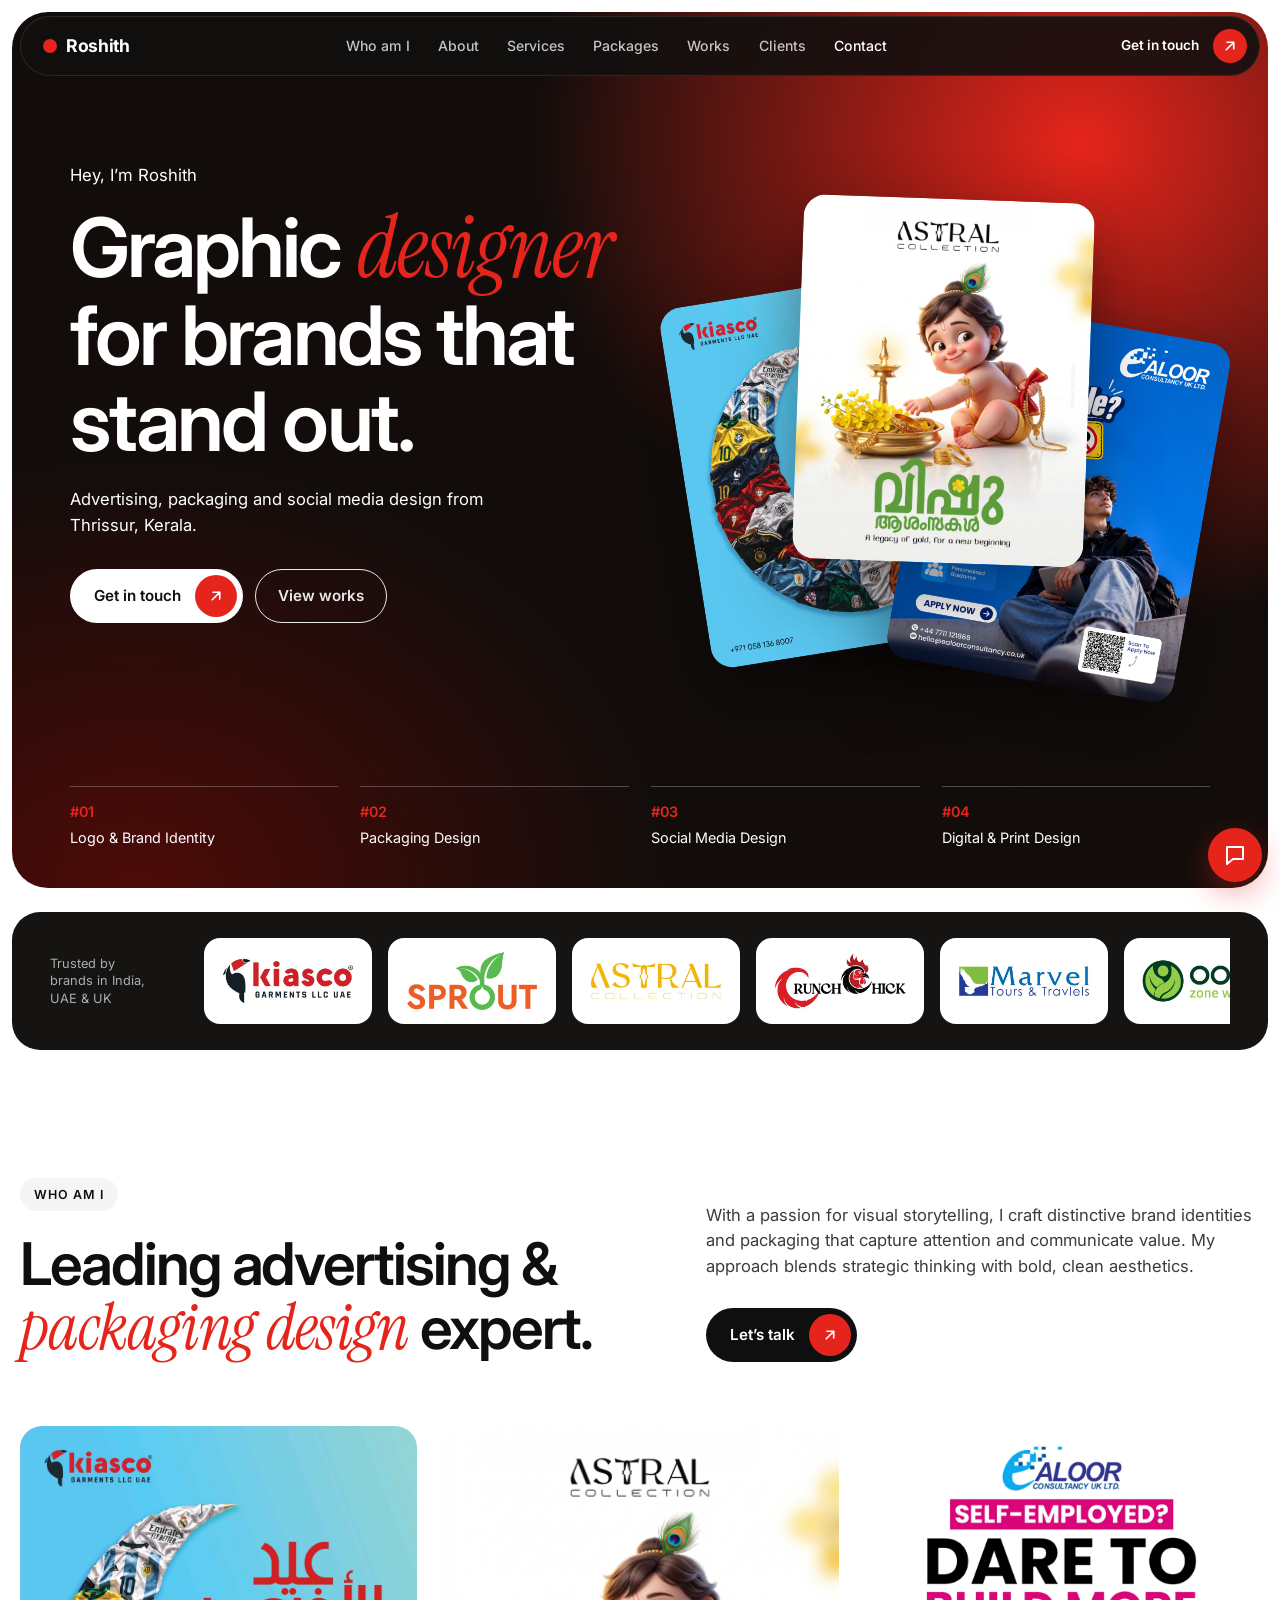
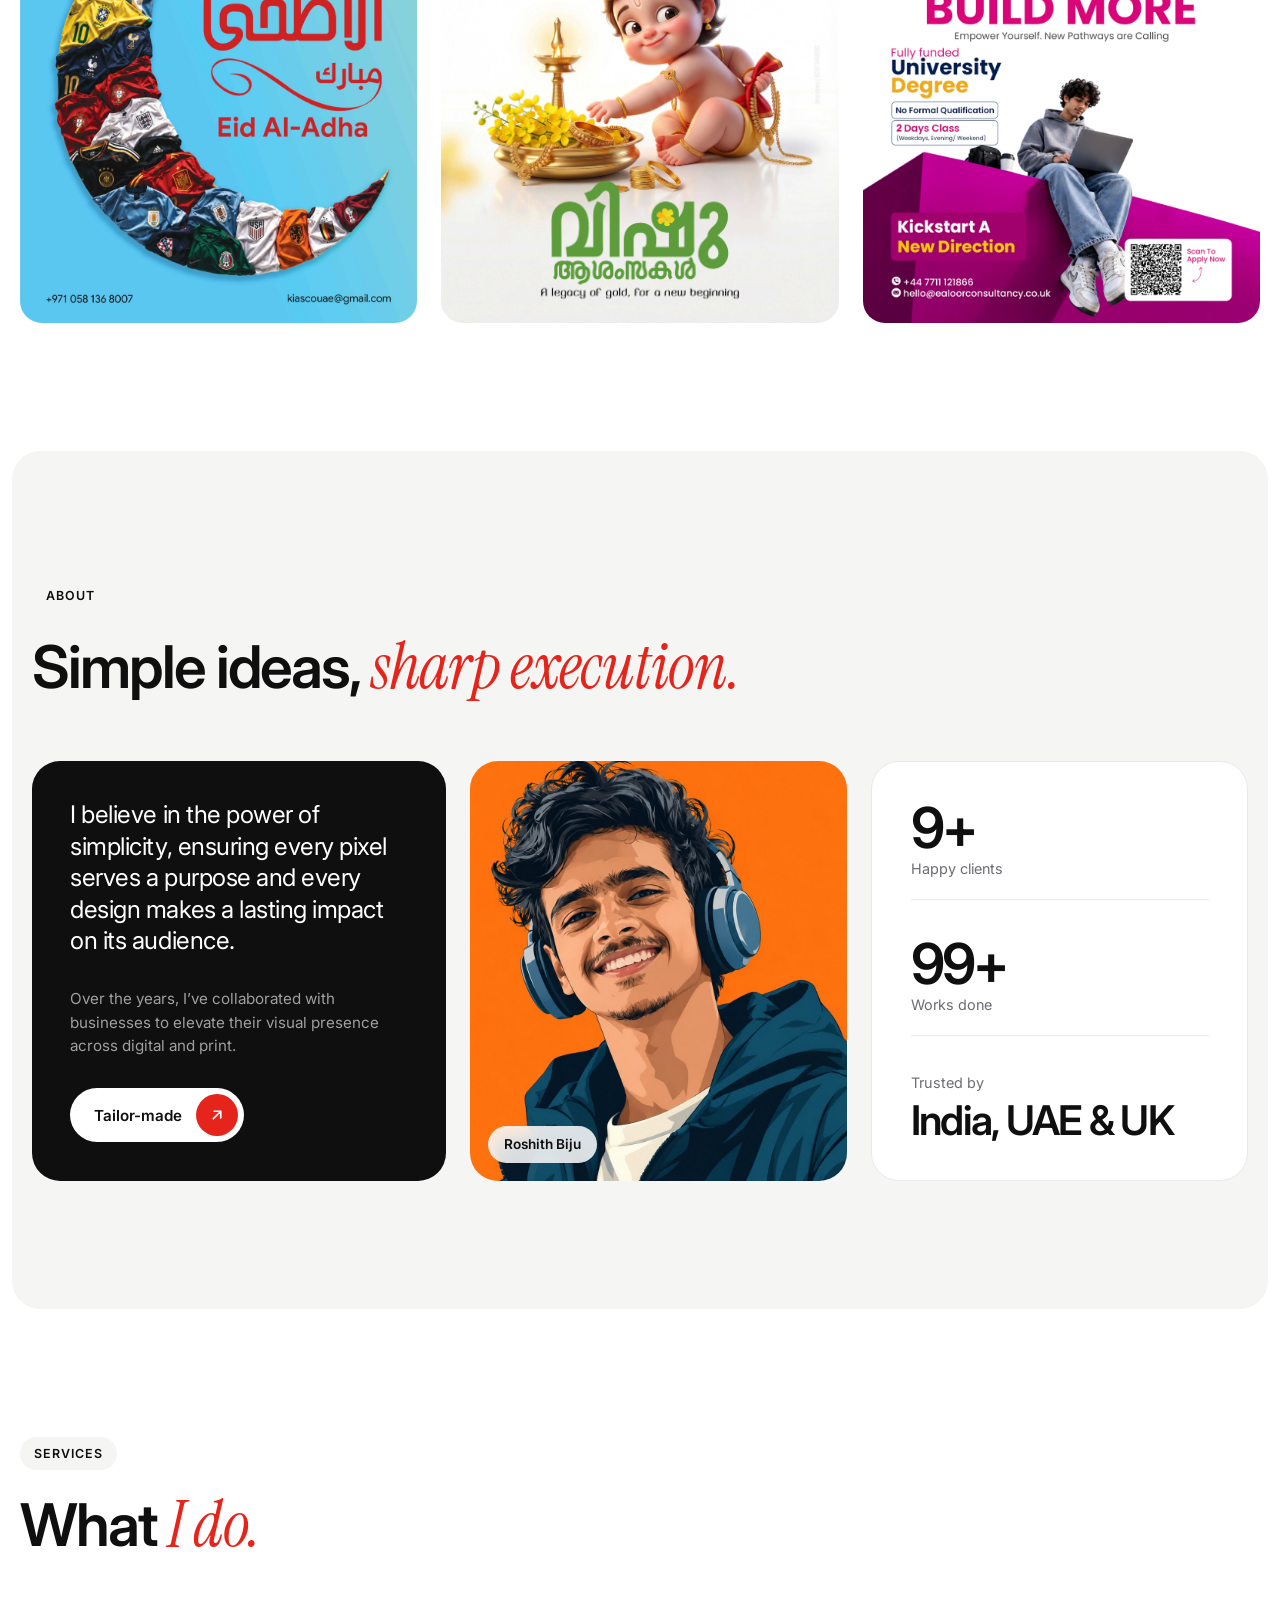
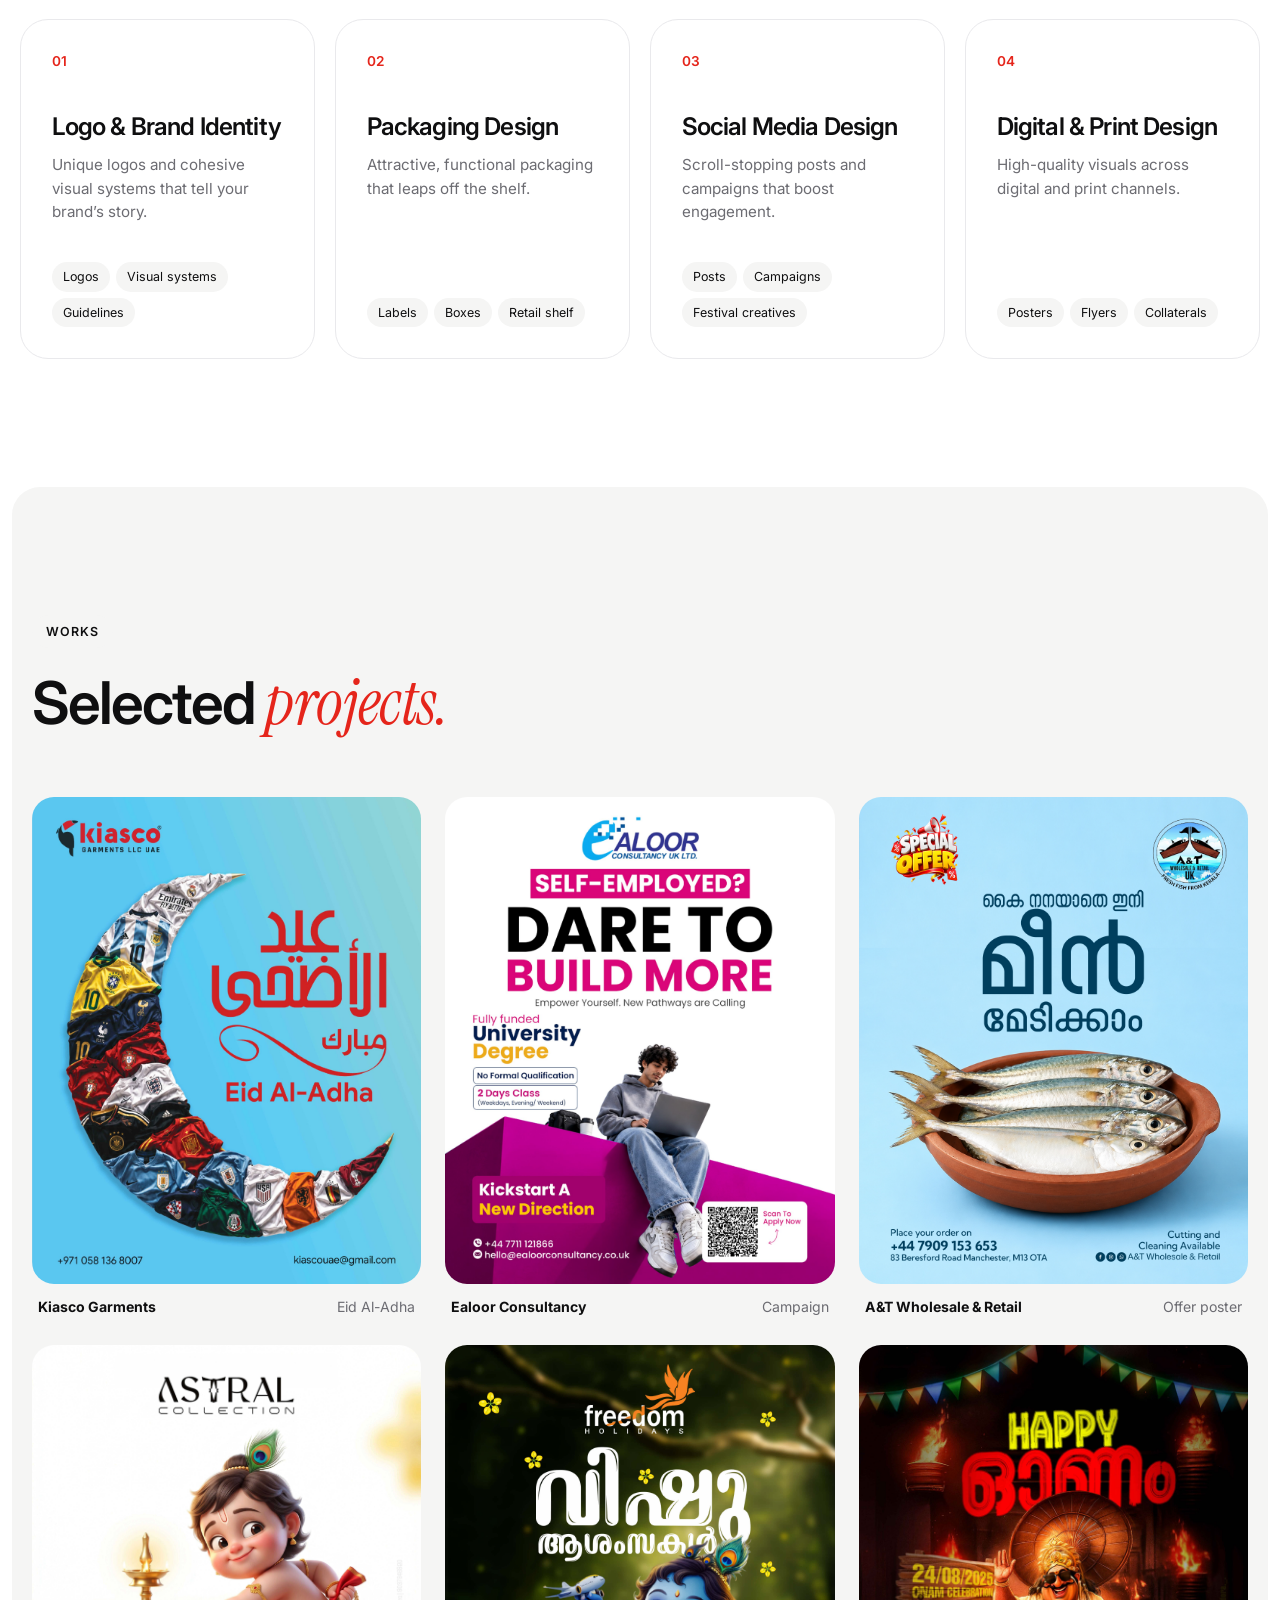
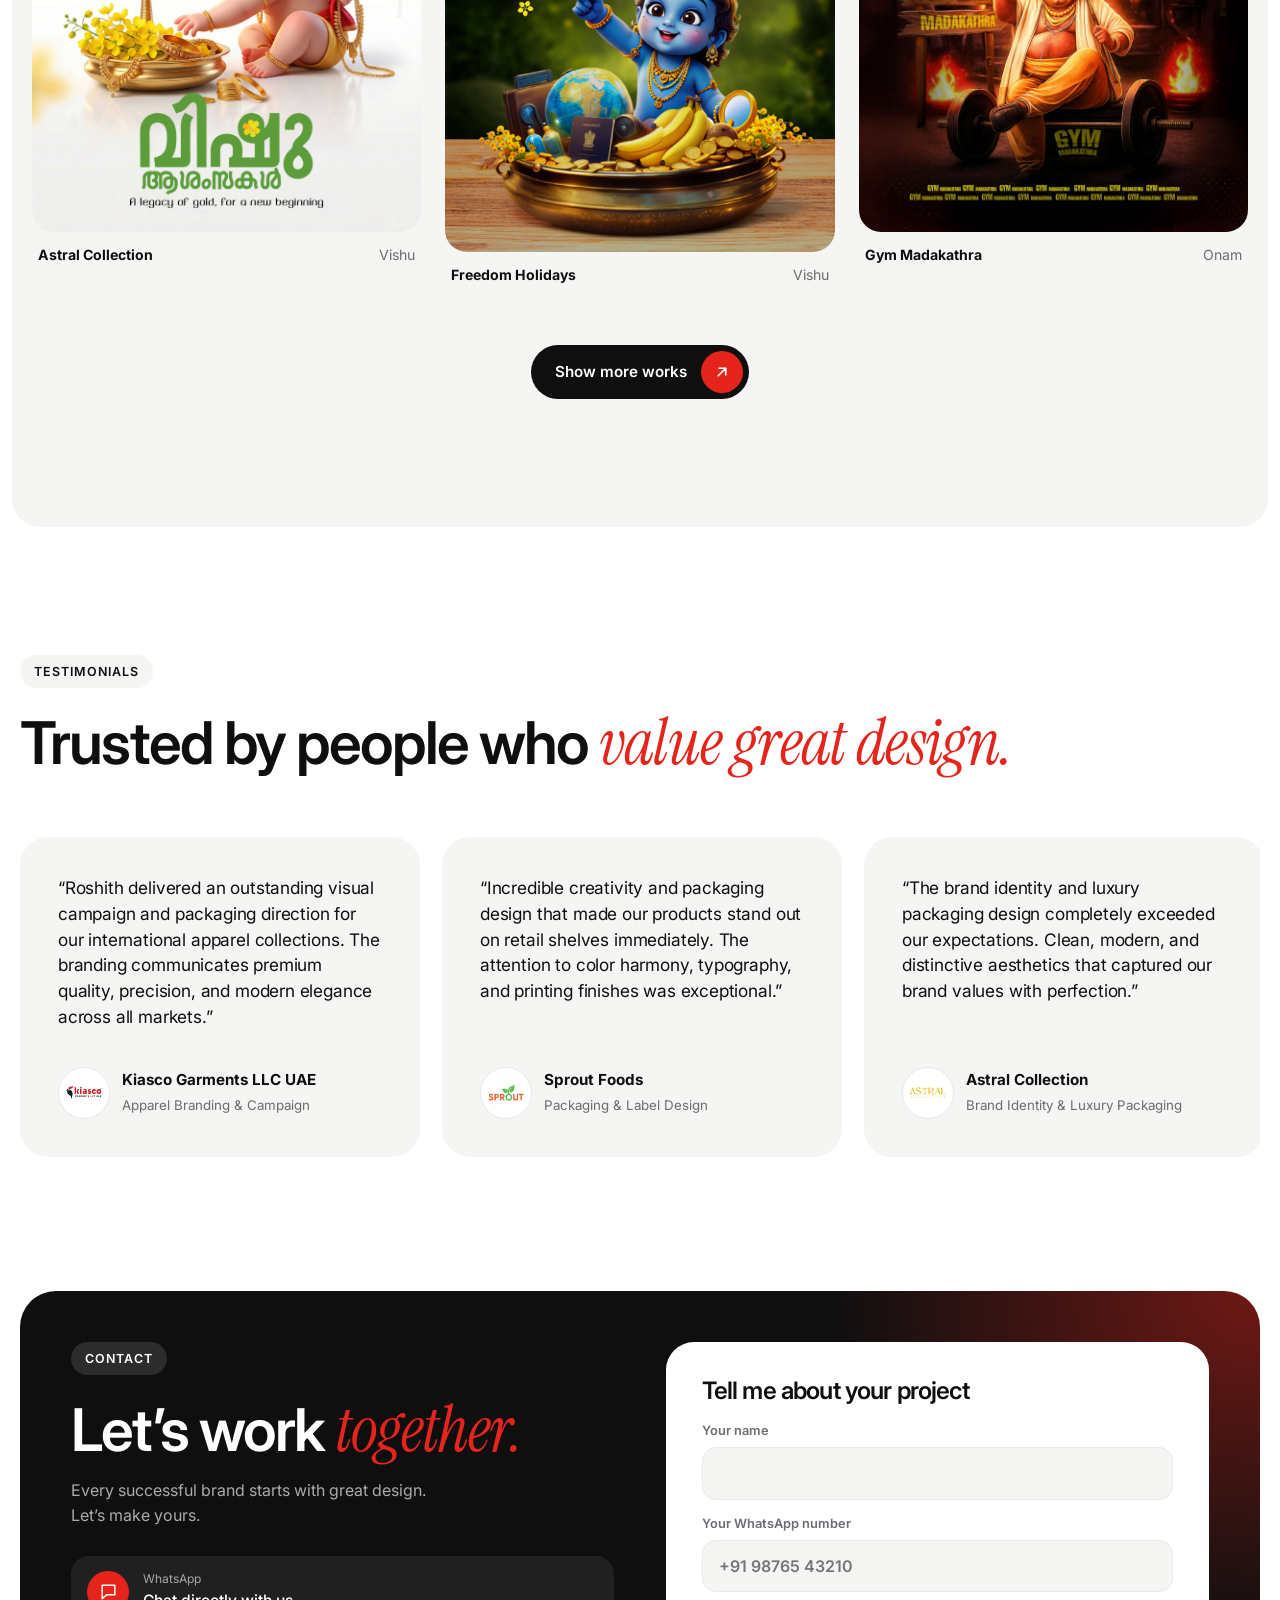
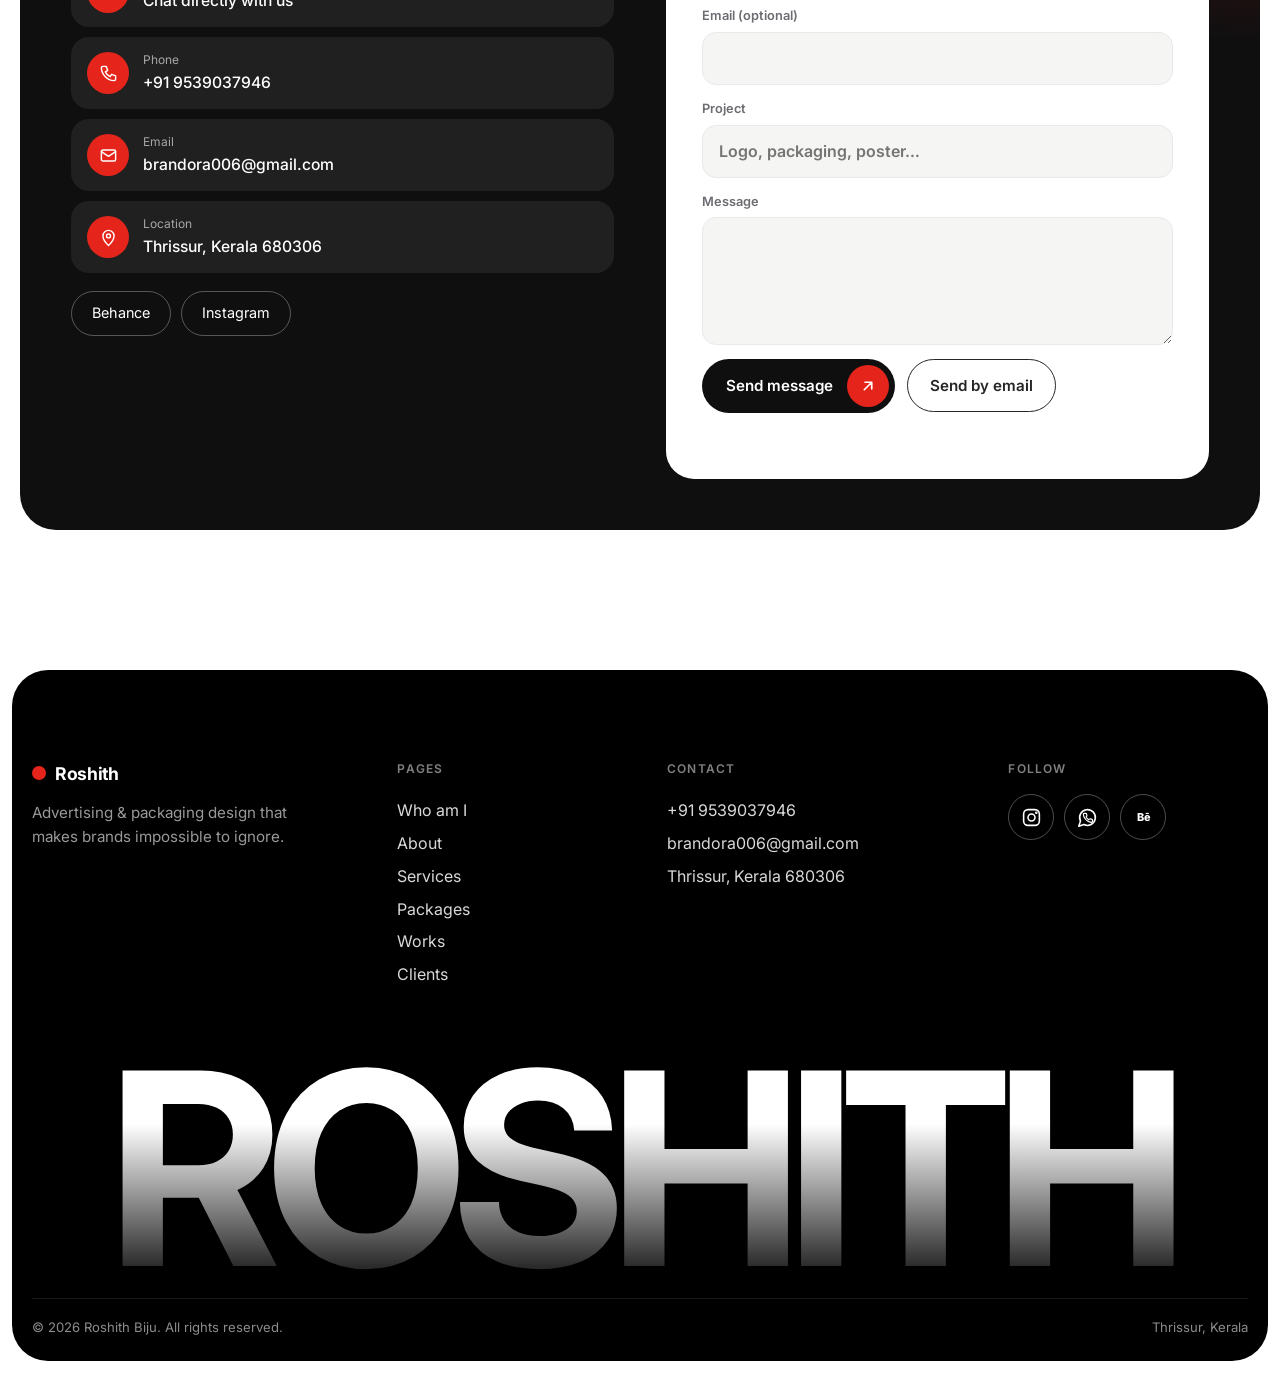
<file: index.html>
<!doctype html>
<html lang="en">
<head>
<meta charset="utf-8">
<meta name="viewport" content="width=device-width,initial-scale=1">
<title>Roshith Biju — Graphic Designer, Thrissur</title>
<meta name="description" content="Roshith Biju is a graphic designer in Thrissur, Kerala specialising in brand identity, packaging, advertising and social media design.">
<link rel="preconnect" href="https://fonts.googleapis.com"><link rel="preconnect" href="https://fonts.gstatic.com" crossorigin>
<link href="https://fonts.googleapis.com/css2?family=Inter:wght@400;500;600;700&family=Instrument+Serif:ital@0;1&display=swap" rel="stylesheet">
<link rel="stylesheet" href="style.css">

</head>
<body>
<header class="hd" id="hd"><div class="hd-in"><a href="#top" class="logo"><i></i>Roshith</a>
<nav id="nav" aria-label="Main"><a href="#who">Who am I</a><a href="#about">About</a><a href="#services">Services</a><a href="packages.html">Packages</a><a href="#works">Works</a><a href="#clients">Clients</a><a href="#contact">Contact</a></nav>
<a class="pill sm hd-cta" href="#contact"><span>Get in touch</span><i><svg viewBox="0 0 24 24" fill="none" stroke="currentColor" stroke-width="2.2" stroke-linecap="round" stroke-linejoin="round"><path d="M7 17 17 7M8 7h9v9"/></svg></i></a><button class="burger" id="burger" aria-label="Menu" aria-expanded="false"><i></i><i></i></button></div></header>

<main id="top">
<section class="hero"><div class="hero-in">
 <div class="hero-txt">
  <p class="hi rv">Hey, I’m Roshith</p>
  <h1 class="rv" style="--d:.08s">Graphic <span class="it">designer</span> for brands that stand out.</h1>
  <p class="sub rv" style="--d:.16s">Advertising, packaging and social media design from Thrissur, Kerala.</p>
  <div class="row rv" style="--d:.24s"><a class="pill lt" href="#contact"><span>Get in touch</span><i><svg viewBox="0 0 24 24" fill="none" stroke="currentColor" stroke-width="2.2" stroke-linecap="round" stroke-linejoin="round"><path d="M7 17 17 7M8 7h9v9"/></svg></i></a><a class="ghost" href="#works">View works</a></div>
 </div>
 <div class="fan" aria-hidden="true"><div class="fc c1"><img src="img/kiasco-eid-al-adha.jpg" width="2061" height="2576" alt="Kiasco Garments eid al-adha design" decoding="async"></div><div class="fc c2"><img src="img/astral-vishu.jpg" width="3240" height="4050" alt="Astral Collection vishu design" decoding="async"></div><div class="fc c3"><img src="img/ealoor-unstoppable.jpg" width="2061" height="2576" alt="Ealoor Consultancy campaign design" decoding="async"></div></div>
 <div class="hero-svc rv" style="--d:.35s"><div><b>#01</b><span>Logo &amp; Brand Identity</span></div><div><b>#02</b><span>Packaging Design</span></div><div><b>#03</b><span>Social Media Design</span></div><div><b>#04</b><span>Digital &amp; Print Design</span></div></div>
</div></section>

<section class="trust"><div class="trust-in"><span>Trusted by brands in India, UAE &amp; UK</span><div class="mq"><div class="mq-t"><span class="lg"><img src="img/clients/kiasco.jpg" alt="Kiasco Garments logo" loading=lazy></span><span class="lg"><img src="img/clients/sprout.jpg" alt="Sprout Foods logo" loading=lazy></span><span class="lg"><img src="img/clients/astral.jpg" alt="Astral Collection logo" loading=lazy></span><span class="lg"><img src="img/clients/crunch.jpg" alt="Crunch Chick logo" loading=lazy></span><span class="lg"><img src="img/clients/marvel.jpg" alt="Marvel Tours &amp; Travels logo" loading=lazy></span><span class="lg"><img src="img/clients/oooh.jpg" alt="OOOH! Zone Wellness logo" loading=lazy></span><span class="lg"><img src="img/clients/rider.jpg" alt="Rider Motors logo" loading=lazy></span><span class="lg"><img src="img/clients/at.jpg" alt="A&amp;T Wholesale &amp; Retail logo" loading=lazy></span><span class="lg"><img src="img/clients/ealoor.jpg" alt="Ealoor Consultancy logo" loading=lazy></span><span class="lg"><img src="img/clients/freedom.jpg" alt="Freedom Holidays logo" loading=lazy></span><span class="lg"><img src="img/clients/godfathers.jpg" alt="Godfathers Autoworks logo" loading=lazy></span></div></div></div></section>

<section class="sec" id="who"><div class="ct">
 <div class="two"><div><p class="tag rv">Who am I</p><h2 class="rv" style="--d:.06s">Leading advertising &amp; <span class="it">packaging design</span> expert.</h2></div>
 <div class="rv" style="--d:.12s"><p class="lead">With a passion for visual storytelling, I craft distinctive brand identities and packaging that capture attention and communicate value. My approach blends strategic thinking with bold, clean aesthetics.</p><div class="row"><a class="pill dk" href="#contact"><span>Let’s talk</span><i><svg viewBox="0 0 24 24" fill="none" stroke="currentColor" stroke-width="2.2" stroke-linecap="round" stroke-linejoin="round"><path d="M7 17 17 7M8 7h9v9"/></svg></i></a></div></div></div>
 <div class="tri">
  <div class="rv ph r"><img src="img/kiasco-eid-al-adha.jpg" width="2061" height="2576" alt="Kiasco Garments eid al-adha design" loading=lazy decoding="async"></div><div class="rv ph r" style="--d:.1s"><img src="img/astral-vishu.jpg" width="3240" height="4050" alt="Astral Collection vishu design" loading=lazy decoding="async"></div><div class="rv ph r" style="--d:.2s"><img src="img/ealoor-dare-to-build-more.jpg" width="2061" height="2576" alt="Ealoor Consultancy campaign design" loading=lazy decoding="async"></div>
 </div>
</div></section>

<section class="sec soft" id="about"><div class="ct">
 <div class="head"><p class="tag rv">About</p><h2 class="rv" style="--d:.06s">Simple ideas, <span class="it">sharp execution.</span></h2></div>
 <div class="bento">
  <div class="b dark rv"><p>I believe in the power of simplicity, ensuring every pixel serves a purpose and every design makes a lasting impact on its audience.</p><p class="mut">Over the years, I’ve collaborated with businesses to elevate their visual presence across digital and print.</p><a class="pill lt" href="#contact"><span>Tailor-made</span><i><svg viewBox="0 0 24 24" fill="none" stroke="currentColor" stroke-width="2.2" stroke-linecap="round" stroke-linejoin="round"><path d="M7 17 17 7M8 7h9v9"/></svg></i></a></div>
  <div class="b img rv" style="--d:.1s"><div class="ph"><img src="img/roshith.jpg" alt="Roshith Biju" loading="lazy" style="object-position:50% 22%"></div><span class="chip">Roshith Biju</span></div>
  <div class="b stats rv" style="--d:.2s"><div><b data-n="10" data-s="+">0</b><span>Happy clients</span></div><div><b data-n="100" data-s="+">0</b><span>Works done</span></div><div class="t3"><span>Trusted by</span><b class="txt">India, UAE &amp; UK</b></div></div></div>
 </div>
</div></section>

<section class="sec" id="services"><div class="ct">
 <div class="head"><p class="tag rv">Services</p><h2 class="rv" style="--d:.06s">What <span class="it">I do.</span></h2></div>
 <div class="cards"><article class="card rv" style="--d:0.0s"><b>01</b><h3>Logo &amp; Brand Identity</h3><p>Unique logos and cohesive visual systems that tell your brand’s story.</p><ul><li>Logos</li><li>Visual systems</li><li>Guidelines</li></ul></article><article class="card rv" style="--d:0.08s"><b>02</b><h3>Packaging Design</h3><p>Attractive, functional packaging that leaps off the shelf.</p><ul><li>Labels</li><li>Boxes</li><li>Retail shelf</li></ul></article><article class="card rv" style="--d:0.16s"><b>03</b><h3>Social Media Design</h3><p>Scroll-stopping posts and campaigns that boost engagement.</p><ul><li>Posts</li><li>Campaigns</li><li>Festival creatives</li></ul></article><article class="card rv" style="--d:0.24s"><b>04</b><h3>Digital &amp; Print Design</h3><p>High-quality visuals across digital and print channels.</p><ul><li>Posters</li><li>Flyers</li><li>Collaterals</li></ul></article></div>
</div></section>

<section class="sec soft" id="works"><div class="ct">
 <div class="head"><p class="tag rv">Works</p><h2 class="rv" style="--d:.06s">Selected <span class="it">projects.</span></h2></div>
 <div class="works"><figure class="wk rv" data-c="festival"><div class="ph"><img src="img/kiasco-eid-al-adha.jpg" width="2061" height="2576" alt="Kiasco Garments eid al-adha design" loading=lazy decoding="async"></div><figcaption><b>Kiasco Garments</b><span>Eid Al-Adha</span></figcaption></figure><figure class="wk rv" data-c="festival"><div class="ph"><img src="img/astral-vishu.jpg" width="3240" height="4050" alt="Astral Collection vishu design" loading=lazy decoding="async"></div><figcaption><b>Astral Collection</b><span>Vishu</span></figcaption></figure><figure class="wk rv" data-c="brand"><div class="ph"><img src="img/ealoor-dare-to-build-more.jpg" width="2061" height="2576" alt="Ealoor Consultancy campaign design" loading=lazy decoding="async"></div><figcaption><b>Ealoor Consultancy</b><span>Campaign</span></figcaption></figure><figure class="wk rv" data-c="festival"><div class="ph"><img src="img/freedom-vishu.jpg" width="2160" height="2812" alt="Freedom Holidays vishu design" loading=lazy decoding="async"></div><figcaption><b>Freedom Holidays</b><span>Vishu</span></figcaption></figure><figure class="wk rv" data-c="brand"><div class="ph"><img src="img/at-fish-bowl.jpg" width="1080" height="1350" alt="A&amp;T Wholesale &amp; Retail offer poster design" loading=lazy decoding="async"></div><figcaption><b>A&amp;T Wholesale &amp; Retail</b><span>Offer poster</span></figcaption></figure><figure class="wk rv" data-c="festival"><div class="ph"><img src="img/gym-madakathra-onam.jpg" width="3240" height="4050" alt="Gym Madakathra onam design" loading=lazy decoding="async"></div><figcaption><b>Gym Madakathra</b><span>Onam</span></figcaption></figure></div>
 <div class="more rv"><a class="pill dk" href="works.html"><span>Show more works</span><i><svg viewBox="0 0 24 24" fill="none" stroke="currentColor" stroke-width="2.2" stroke-linecap="round" stroke-linejoin="round"><path d="M7 17 17 7M8 7h9v9"/></svg></i></a></div>
</div></section>

<section class="sec" id="clients"><div class="ct">
 <div class="head between"><div><p class="tag rv">Testimonials</p><h2 class="rv" style="--d:.06s">Trusted by people who <span class="it">value great design.</span></h2></div>
 </div>
 <div class="slider" id="sl"><div class="tqm"><article class="tq"><p>“Roshith delivered an outstanding visual campaign and packaging direction for our international apparel collections. The branding communicates premium quality, precision, and modern elegance across all markets.”</p><footer><span class="av"><img src="img/clients/kiasco.jpg" alt="Kiasco Garments logo" loading=lazy></span><div><b>Kiasco Garments LLC UAE</b><small>Apparel Branding &amp; Campaign</small></div></footer></article><article class="tq"><p>“Incredible creativity and packaging design that made our products stand out on retail shelves immediately. The attention to color harmony, typography, and printing finishes was exceptional.”</p><footer><span class="av"><img src="img/clients/sprout.jpg" alt="Sprout Foods logo" loading=lazy></span><div><b>Sprout Foods</b><small>Packaging &amp; Label Design</small></div></footer></article><article class="tq"><p>“The brand identity and luxury packaging design completely exceeded our expectations. Clean, modern, and distinctive aesthetics that captured our brand values with perfection.”</p><footer><span class="av"><img src="img/clients/astral.jpg" alt="Astral Collection logo" loading=lazy></span><div><b>Astral Collection</b><small>Brand Identity &amp; Luxury Packaging</small></div></footer></article><article class="tq"><p>“A visionary designer who understands food packaging and commercial consumer appeal on a fundamental level. Our retail presence and sales jumped significantly after this launch.”</p><footer><span class="av"><img src="img/clients/crunch.jpg" alt="Crunch Chick logo" loading=lazy></span><div><b>Crunch Chick</b><small>Packaging &amp; Brand System</small></div></footer></article><article class="tq"><p>“Distinctive logo design and marketing collaterals that immediately elevated our brand authority. Creative, fast, responsive, and truly passionate about delivering high-impact creative work.”</p><footer><span class="av"><img src="img/clients/marvel.jpg" alt="Marvel Tours &amp; Travels logo" loading=lazy></span><div><b>Marvel Tours &amp; Travels</b><small>Visual Identity &amp; Advertising</small></div></footer></article><article class="tq"><p>“The wellness packaging and comprehensive brand guidelines crafted for our product line are world-class. Minimalist, serene, and deeply resonant with our target wellness audience.”</p><footer><span class="av"><img src="img/clients/oooh.jpg" alt="OOOH! Zone Wellness logo" loading=lazy></span><div><b>OOOH! Zone Wellness</b><small>Packaging &amp; Brand Guidelines</small></div></footer></article><article class="tq"><p>“A dynamic, striking logo mark that gave our automotive brand immense energy and competitive presence. Flawless execution, strong typography, and modern aesthetics.”</p><footer><span class="av"><img src="img/clients/rider.jpg" alt="Rider Motors logo" loading=lazy></span><div><b>Rider Motors</b><small>Automotive Logo &amp; Branding</small></div></footer></article><article class="tq"><p>“Outstanding packaging and branding solutions for our retail distribution network. Delivered versatile designs that translate cleanly across both digital media and print packaging.”</p><footer><span class="av"><img src="img/clients/at.jpg" alt="A&amp;T Wholesale &amp; Retail logo" loading=lazy></span><div><b>A&amp;T Wholesale &amp; Retail UK</b><small>Packaging &amp; Retail Distribution</small></div></footer></article><article class="tq"><p>“Clean, authoritative, and sophisticated design solutions for our corporate publications and consulting presence. Highly dependable, prompt, and always inventive.”</p><footer><span class="av"><img src="img/clients/ealoor.jpg" alt="Ealoor Consultancy logo" loading=lazy></span><div><b>Ealoor Consultancy UK Ltd</b><small>Corporate Identity &amp; Publication</small></div></footer></article><article class="tq"><p>“Exceptional design work across our promotional marketing collaterals and travel campaigns. The brand visuals feel inspiring, vibrant, and effortlessly professional.”</p><footer><span class="av"><img src="img/clients/freedom.jpg" alt="Freedom Holidays logo" loading=lazy></span><div><b>Freedom Holidays</b><small>Travel Branding &amp; Promotional Collaterals</small></div></footer></article><article class="tq"><p>“Bold, memorable, and high-impact automotive brand identity. Roshith captured our brand’s strength and craftsmanship perfectly across our workshop signage and digital identity.”</p><footer><span class="av"><img src="img/clients/godfathers.jpg" alt="Godfathers Autoworks logo" loading=lazy></span><div><b>Godfathers Autoworks</b><small>Automotive Identity &amp; Signage</small></div></footer></article></div></div>
</div></section>

<section class="sec" id="contact" style="padding-top:0"><div class="ct"><div class="cpanel">
 <div class="cl"><p class="tag lt rv">Contact</p><h2 class="rv" style="--d:.06s">Let’s work <span class="it">together.</span></h2><p class="mut rv" style="--d:.1s">Every successful brand starts with great design. Let’s make yours.</p>
 <div class="cds rv" style="--d:.14s"><a class="cd" href="https://wa.me/919539037946" target=_blank rel=noopener><span class="ci"><svg viewBox="0 0 24 24" fill="none" stroke="currentColor" stroke-width="1.8" stroke-linejoin="round" stroke-linecap="round"><path d="M4 4h16v12H10l-6 5z"/></svg></span><div><small>WhatsApp</small><b>Chat directly with us</b></div></a><a class="cd" href="tel:+919539037946"><span class="ci"><svg viewBox="0 0 24 24" fill="none" stroke="currentColor" stroke-width="1.8" stroke-linejoin="round" stroke-linecap="round"><path d="M5 3h4l2 5-3 2a12 12 0 0 0 6 6l2-3 5 2v4a2 2 0 0 1-2 2A17 17 0 0 1 3 5a2 2 0 0 1 2-2z"/></svg></span><div><small>Phone</small><b>+91 9539037946</b></div></a><a class="cd" href="mailto:brandora006@gmail.com"><span class="ci"><svg viewBox="0 0 24 24" fill="none" stroke="currentColor" stroke-width="1.8" stroke-linejoin="round" stroke-linecap="round"><rect x="3" y="5" width="18" height="14" rx="2"/><path d="M3 7l9 6 9-6"/></svg></span><div><small>Email</small><b>brandora006@gmail.com</b></div></a><a class="cd" href="https://maps.google.com/?q=10.450306,76.244833" target=_blank rel=noopener><span class="ci"><svg viewBox="0 0 24 24" fill="none" stroke="currentColor" stroke-width="1.8" stroke-linejoin="round" stroke-linecap="round"><path d="M12 22s7-6.500 7-12a7 7 0 0 0-14 0c0 5.500 7 12 7 12z"/><circle cx="12" cy="10" r="2.500"/></svg></span><div><small>Location</small><b>Thrissur, Kerala 680306</b></div></a></div>
 <div class="soc rv"><a href="https://behance.net/pscreations6" target="_blank" rel="noopener">Behance</a><a href="https://instagram.com/_brandora._" target="_blank" rel="noopener">Instagram</a></div></div>
 <form class="cf rv" id="cform" style="--d:.12s"><h3>Tell me about your project</h3>
  <label>Your name<input name="name" required autocomplete="name"></label>
  <label>Your WhatsApp number<input name="phone" type="tel" required autocomplete="tel" placeholder="+91 98765 43210"></label>
  <label>Email (optional)<input name="email" type="email" autocomplete="email"></label>
  <label>Project<input name="project" placeholder="Logo, packaging, poster…"></label>
  <label>Message<textarea name="message" rows="4" required></textarea></label>
  <div class="row"><button class="pill dk" type="submit"><span>Send message</span><i><svg viewBox="0 0 24 24" fill="none" stroke="currentColor" stroke-width="2.2" stroke-linecap="round" stroke-linejoin="round"><path d="M7 17 17 7M8 7h9v9"/></svg></i></button><button class="ghost" type="button" id="mailBtn">Send by email</button></div><p class="fnote" id="fnote" aria-live="polite"></p></form>
</div></div></section>
</main>

<footer class="ft"><div class="ct">
 <div class="fg"><div><a href="#top" class="logo"><i></i>Roshith</a><p>Advertising &amp; packaging design that makes brands impossible to ignore.</p></div>
 <div><h4>Pages</h4><a href="#who">Who am I</a><a href="#about">About</a><a href="#services">Services</a><a href="packages.html">Packages</a><a href="#works">Works</a><a href="#clients">Clients</a></div>
 <div><h4>Contact</h4><a href="tel:+919539037946">+91 9539037946</a><a href="mailto:brandora006@gmail.com">brandora006@gmail.com</a><a href="https://maps.google.com/?q=10.450306,76.244833" target="_blank" rel="noopener">Thrissur, Kerala 680306</a></div>
 <div><h4>Follow</h4><div class="fsoc"><a href="https://instagram.com/_brandora._" target="_blank" rel="noopener" aria-label="Instagram"><svg viewBox="0 0 24 24" fill="none" stroke="currentColor" stroke-width="1.8" stroke-linecap="round" stroke-linejoin="round"><rect x="3" y="3" width="18" height="18" rx="5"/><circle cx="12" cy="12" r="4"/><circle cx="17.5" cy="6.5" r=".6" fill="currentColor"/></svg></a><a href="https://wa.me/919539037946" target="_blank" rel="noopener" aria-label="WhatsApp"><svg viewBox="0 0 24 24" fill="none" stroke="currentColor" stroke-width="1.8" stroke-linecap="round" stroke-linejoin="round"><path d="M7.9 20A9 9 0 1 0 4 16.1L2 22Z"/><g transform="translate(6.200 6.200) scale(.52)"><path d="M22 16.92v3a2 2 0 0 1-2.18 2 19.79 19.79 0 0 1-8.63-3.07 19.5 19.5 0 0 1-6-6 19.79 19.79 0 0 1-3.07-8.67A2 2 0 0 1 4.11 2h3a2 2 0 0 1 2 1.72 12.84 12.84 0 0 0 .7 2.81 2 2 0 0 1-.45 2.11L8.09 9.91a16 16 0 0 0 6 6l1.27-1.27a2 2 0 0 1 2.11-.45 12.84 12.84 0 0 0 2.81.7A2 2 0 0 1 22 16.92z" stroke-width="2.600"/></g></svg></a><a href="https://behance.net/pscreations6" target="_blank" rel="noopener" aria-label="Behance"><svg viewBox="0 0 24 24"><text x="12" y="16.5" text-anchor="middle" font-family="Inter,Arial,sans-serif" font-weight="800" font-size="12.5" fill="currentColor">Bē</text></svg></a></div></div></div>
 <div class="big" aria-hidden="true">ROSHITH</div>
 <div class="fb"><span>© 2026 Roshith Biju. All rights reserved.</span><span>Thrissur, Kerala</span></div>
</div></footer>
<a class="wa" href="https://wa.me/919539037946" target="_blank" rel="noopener" aria-label="Chat on WhatsApp"><svg viewBox="0 0 24 24" fill="none" stroke="currentColor" stroke-width="2" stroke-linejoin="round"><path d="M4 4h16v12H10l-6 5z"/></svg></a>
<div id="ok" role="dialog" aria-modal="true" aria-labelledby="okt"><div class="okb"><span class="okc"><svg viewBox="0 0 24 24" fill="none" stroke="currentColor" stroke-width="2.6" stroke-linecap="round" stroke-linejoin="round"><path d="M5 12.5l4.500 4.500L19 7.500"/></svg></span><h3 id="okt">Message sent!</h3><p id="okp"></p><button class="pill dk" id="okx" type="button"><span>Done</span><i><svg viewBox="0 0 24 24" fill="none" stroke="currentColor" stroke-width="2.2" stroke-linecap="round" stroke-linejoin="round"><path d="M7 17 17 7M8 7h9v9"/></svg></i></button></div></div>
<div id="lb" role="dialog" aria-modal="true"><button aria-label="Close">×</button><img alt=""></div>
<script src="main.js"></script>

</body>
</html>
</file>
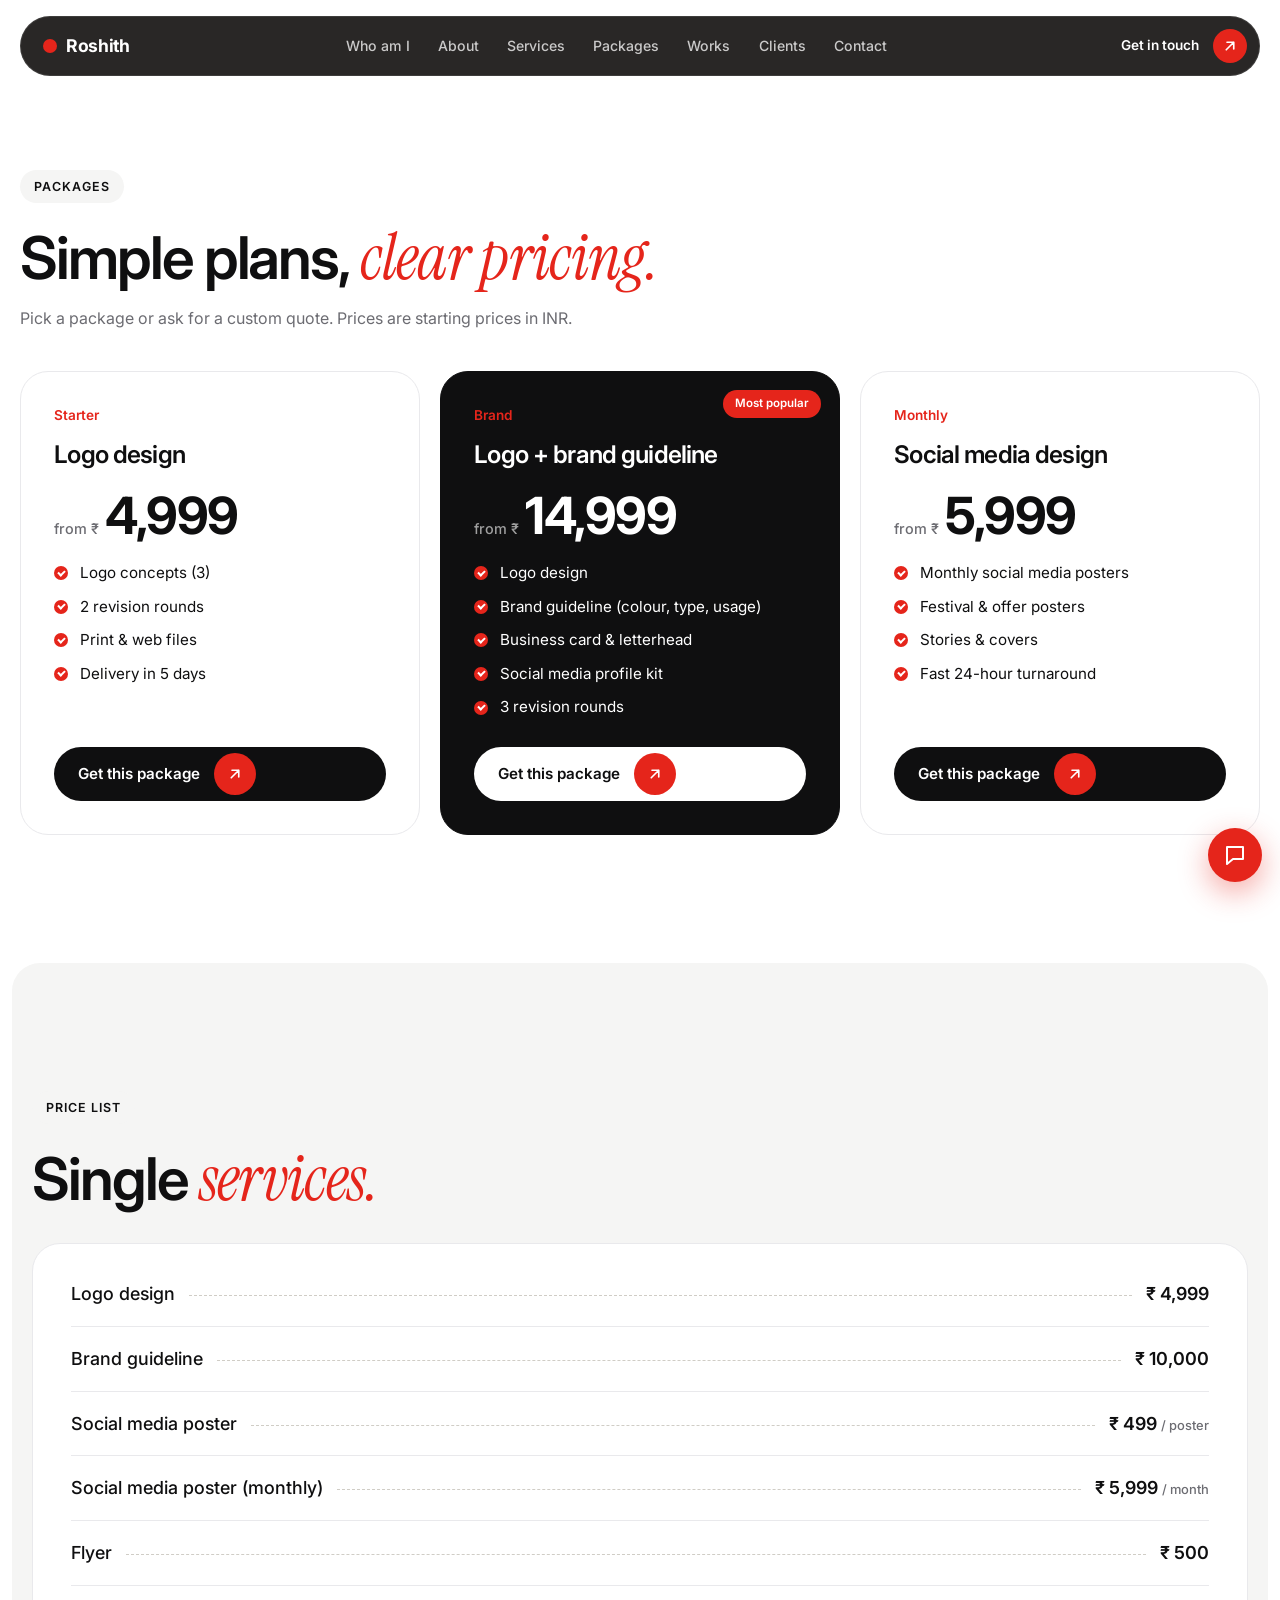
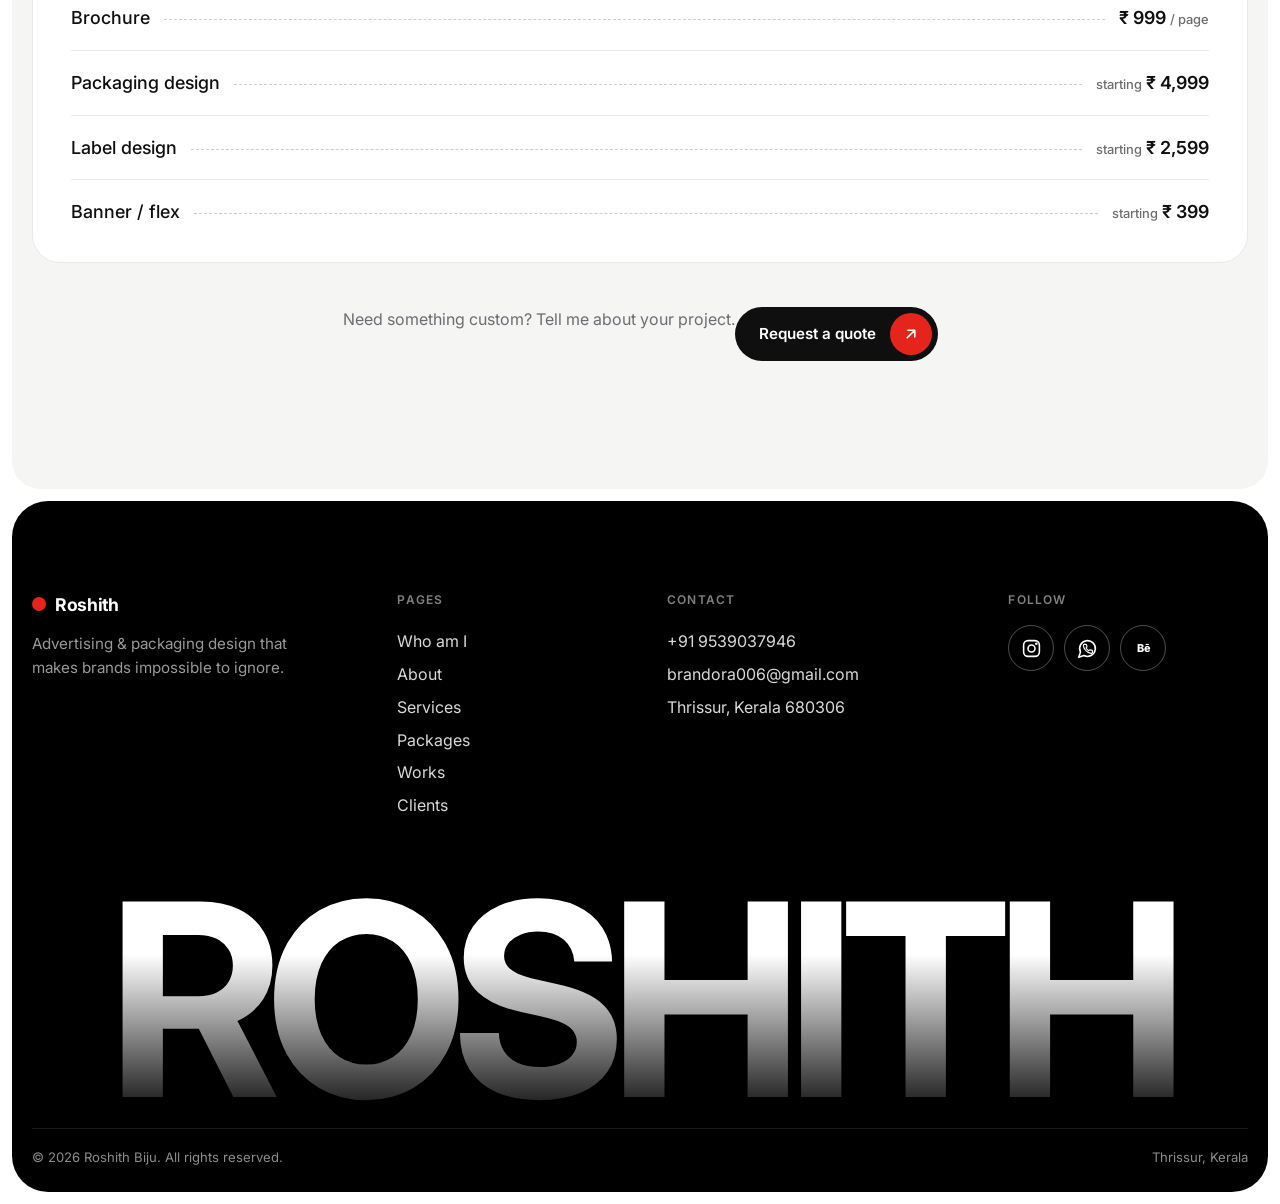
<file: packages.html>
<!DOCTYPE html>
<html lang="en"><head><meta charset="utf-8"><meta name="viewport" content="width=device-width,initial-scale=1,viewport-fit=cover">
<title>Packages &amp; Pricing — Roshith Biju</title><meta name="description" content="Design packages and price list by Roshith Biju: logo, brand identity, social media and print design.">
<link rel="preconnect" href="https://fonts.googleapis.com"><link rel="preconnect" href="https://fonts.gstatic.com" crossorigin>
<link href="https://fonts.googleapis.com/css2?family=Inter:wght@400;500;600;700&family=Instrument+Serif:ital@0;1&display=swap" rel="stylesheet">
<link rel="stylesheet" href="style.css"></head><body>
<header class="hd" id="hd"><div class="hd-in"><a href="index.html" class="logo"><i></i>Roshith</a>
<nav id="nav" aria-label="Main"><a href="index.html#who">Who am I</a><a href="index.html#about">About</a><a href="index.html#services">Services</a><a href="packages.html">Packages</a><a href="index.html#works">Works</a><a href="index.html#clients">Clients</a><a href="index.html#contact">Contact</a></nav>
<a class="pill sm hd-cta" href="index.html#contact"><span>Get in touch</span><i><svg viewBox="0 0 24 24" fill="none" stroke="currentColor" stroke-width="2.2" stroke-linecap="round" stroke-linejoin="round"><path d="M7 17 17 7M8 7h9v9"/></svg></i></a><button class="burger" id="burger" aria-label="Menu" aria-expanded="false"><i></i><i></i></button></div></header>


<main id="top"><section class="sec pagehead"><div class="ct"><p class="tag rv">Packages</p><h2 class="rv" style="--d:.06s">Simple plans, <span class="it">clear pricing.</span></h2><p class="mut rv" style="--d:.1s;margin:14px 0 40px">Pick a package or ask for a custom quote. Prices are starting prices in INR.</p>
<div class="pks"><div class="pk rv" style="--d:0.0s"><p class="pkn">Starter</p><h3>Logo design</h3><div class="pr"><small>from ₹</small><b>4,999</b></div><ul><li>Logo concepts (3)</li><li>2 revision rounds</li><li>Print &amp; web files</li><li>Delivery in 5 days</li></ul><a class="pill dk" href="quote.html?i=p0"><span>Get this package</span><i><svg viewBox="0 0 24 24" fill="none" stroke="currentColor" stroke-width="2.2" stroke-linecap="round" stroke-linejoin="round"><path d="M7 17 17 7M8 7h9v9"/></svg></i></a></div><div class="pk hot rv" style="--d:0.08s"><em>Most popular</em><p class="pkn">Brand</p><h3>Logo + brand guideline</h3><div class="pr"><small>from ₹</small><b>14,999</b></div><ul><li>Logo design</li><li>Brand guideline (colour, type, usage)</li><li>Business card &amp; letterhead</li><li>Social media profile kit</li><li>3 revision rounds</li></ul><a class="pill lt" href="quote.html?i=p1"><span>Get this package</span><i><svg viewBox="0 0 24 24" fill="none" stroke="currentColor" stroke-width="2.2" stroke-linecap="round" stroke-linejoin="round"><path d="M7 17 17 7M8 7h9v9"/></svg></i></a></div><div class="pk rv" style="--d:0.16s"><p class="pkn">Monthly</p><h3>Social media design</h3><div class="pr"><small>from ₹</small><b>5,999</b></div><ul><li>Monthly social media posters</li><li>Festival &amp; offer posters</li><li>Stories &amp; covers</li><li>Fast 24-hour turnaround</li></ul><a class="pill dk" href="quote.html?i=p2"><span>Get this package</span><i><svg viewBox="0 0 24 24" fill="none" stroke="currentColor" stroke-width="2.2" stroke-linecap="round" stroke-linejoin="round"><path d="M7 17 17 7M8 7h9v9"/></svg></i></a></div></div></div></section>
<section class="sec soft"><div class="ct"><p class="tag rv">Price list</p><h2 class="rv" style="--d:.06s">Single <span class="it">services.</span></h2><div class="pl rv" style="--d:.1s"><div class="plr"><span>Logo design</span><i></i><b>₹ 4,999</b></div><div class="plr"><span>Brand guideline</span><i></i><b>₹ 10,000</b></div><div class="plr"><span>Social media poster</span><i></i><b>₹ 499 <small>/ poster</small></b></div><div class="plr"><span>Social media poster (monthly)</span><i></i><b>₹ 5,999 <small>/ month</small></b></div><div class="plr"><span>Flyer</span><i></i><b>₹ 500</b></div><div class="plr"><span>Brochure</span><i></i><b>₹ 999 <small>/ page</small></b></div><div class="plr"><span>Packaging design</span><i></i><b><small>starting</small> ₹ 4,999</b></div><div class="plr"><span>Label design</span><i></i><b><small>starting</small> ₹ 2,599</b></div><div class="plr"><span>Banner / flex</span><i></i><b><small>starting</small> ₹ 399</b></div></div>
<div class="more rv"><p class="mut" style="margin-bottom:18px">Need something custom? Tell me about your project.</p><a class="pill dk" href="quote.html"><span>Request a quote</span><i><svg viewBox="0 0 24 24" fill="none" stroke="currentColor" stroke-width="2.2" stroke-linecap="round" stroke-linejoin="round"><path d="M7 17 17 7M8 7h9v9"/></svg></i></a></div></div></section></main>
<footer class="ft"><div class="ct">
 <div class="fg"><div><a href="index.html" class="logo"><i></i>Roshith</a><p>Advertising &amp; packaging design that makes brands impossible to ignore.</p></div>
 <div><h4>Pages</h4><a href="index.html#who">Who am I</a><a href="index.html#about">About</a><a href="index.html#services">Services</a><a href="packages.html">Packages</a><a href="index.html#works">Works</a><a href="index.html#clients">Clients</a></div>
 <div><h4>Contact</h4><a href="tel:+919539037946">+91 9539037946</a><a href="mailto:brandora006@gmail.com">brandora006@gmail.com</a><a href="https://maps.google.com/?q=10.450306,76.244833" target="_blank" rel="noopener">Thrissur, Kerala 680306</a></div>
 <div><h4>Follow</h4><div class="fsoc"><a href="https://instagram.com/_brandora._" target="_blank" rel="noopener" aria-label="Instagram"><svg viewBox="0 0 24 24" fill="none" stroke="currentColor" stroke-width="1.8" stroke-linecap="round" stroke-linejoin="round"><rect x="3" y="3" width="18" height="18" rx="5"/><circle cx="12" cy="12" r="4"/><circle cx="17.5" cy="6.5" r=".6" fill="currentColor"/></svg></a><a href="https://wa.me/919539037946" target="_blank" rel="noopener" aria-label="WhatsApp"><svg viewBox="0 0 24 24" fill="none" stroke="currentColor" stroke-width="1.8" stroke-linecap="round" stroke-linejoin="round"><path d="M7.9 20A9 9 0 1 0 4 16.1L2 22Z"/><g transform="translate(6.200 6.200) scale(.52)"><path d="M22 16.92v3a2 2 0 0 1-2.18 2 19.79 19.79 0 0 1-8.63-3.07 19.5 19.5 0 0 1-6-6 19.79 19.79 0 0 1-3.07-8.67A2 2 0 0 1 4.11 2h3a2 2 0 0 1 2 1.72 12.84 12.84 0 0 0 .7 2.81 2 2 0 0 1-.45 2.11L8.09 9.91a16 16 0 0 0 6 6l1.27-1.27a2 2 0 0 1 2.11-.45 12.84 12.84 0 0 0 2.81.7A2 2 0 0 1 22 16.92z" stroke-width="2.600"/></g></svg></a><a href="https://behance.net/pscreations6" target="_blank" rel="noopener" aria-label="Behance"><svg viewBox="0 0 24 24"><text x="12" y="16.5" text-anchor="middle" font-family="Inter,Arial,sans-serif" font-weight="800" font-size="12.5" fill="currentColor">Bē</text></svg></a></div></div></div>
 <div class="big" aria-hidden="true">ROSHITH</div>
 <div class="fb"><span>© 2026 Roshith Biju. All rights reserved.</span><span>Thrissur, Kerala</span></div>
</div></footer>
<a class="wa" href="https://wa.me/919539037946" target="_blank" rel="noopener" aria-label="Chat on WhatsApp"><svg viewBox="0 0 24 24" fill="none" stroke="currentColor" stroke-width="2" stroke-linejoin="round"><path d="M4 4h16v12H10l-6 5z"/></svg></a>
<div id="ok" role="dialog" aria-modal="true" aria-labelledby="okt"><div class="okb"><span class="okc"><svg viewBox="0 0 24 24" fill="none" stroke="currentColor" stroke-width="2.6" stroke-linecap="round" stroke-linejoin="round"><path d="M5 12.5l4.500 4.500L19 7.500"/></svg></span><h3 id="okt">Message sent!</h3><p id="okp"></p><button class="pill dk" id="okx" type="button"><span>Done</span><i><svg viewBox="0 0 24 24" fill="none" stroke="currentColor" stroke-width="2.2" stroke-linecap="round" stroke-linejoin="round"><path d="M7 17 17 7M8 7h9v9"/></svg></i></button></div></div>
<div id="lb" role="dialog" aria-modal="true"><button aria-label="Close">×</button><img alt=""></div>

<script src="main.js"></script></body></html>
</file>
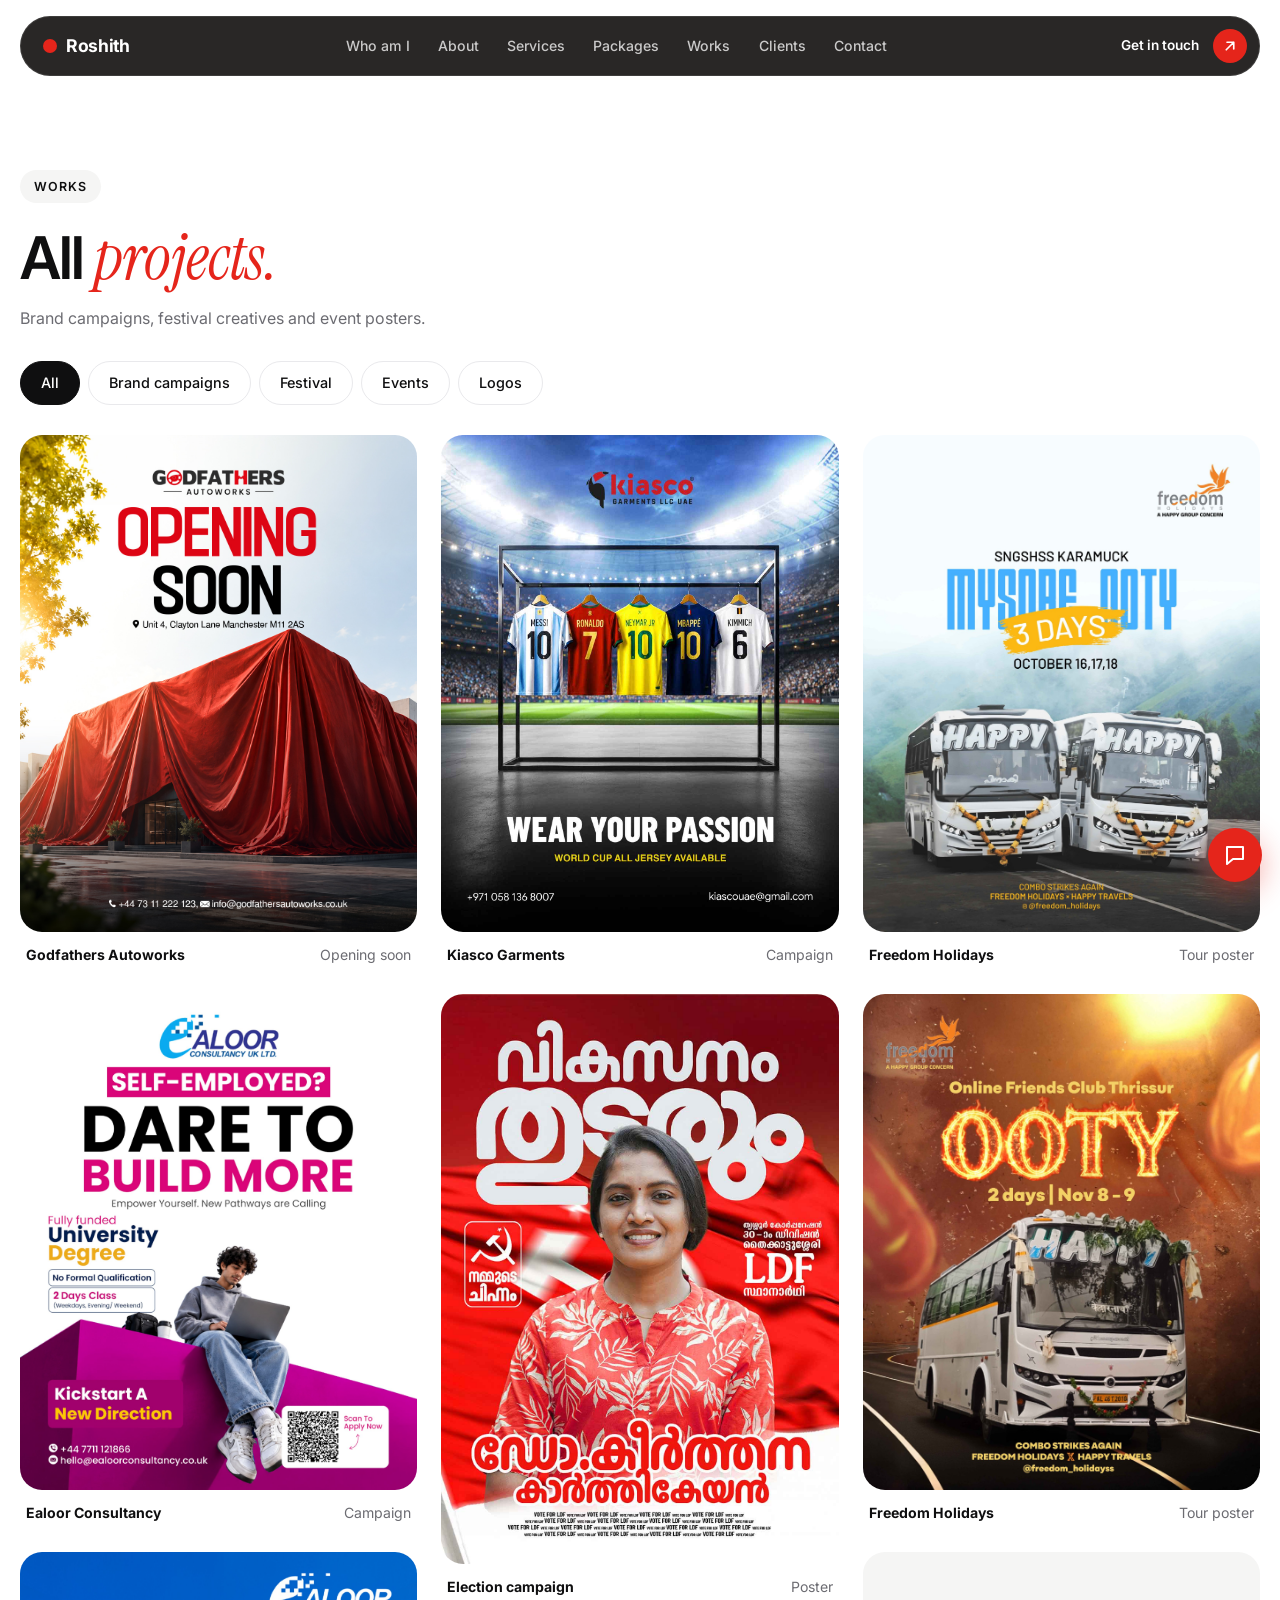
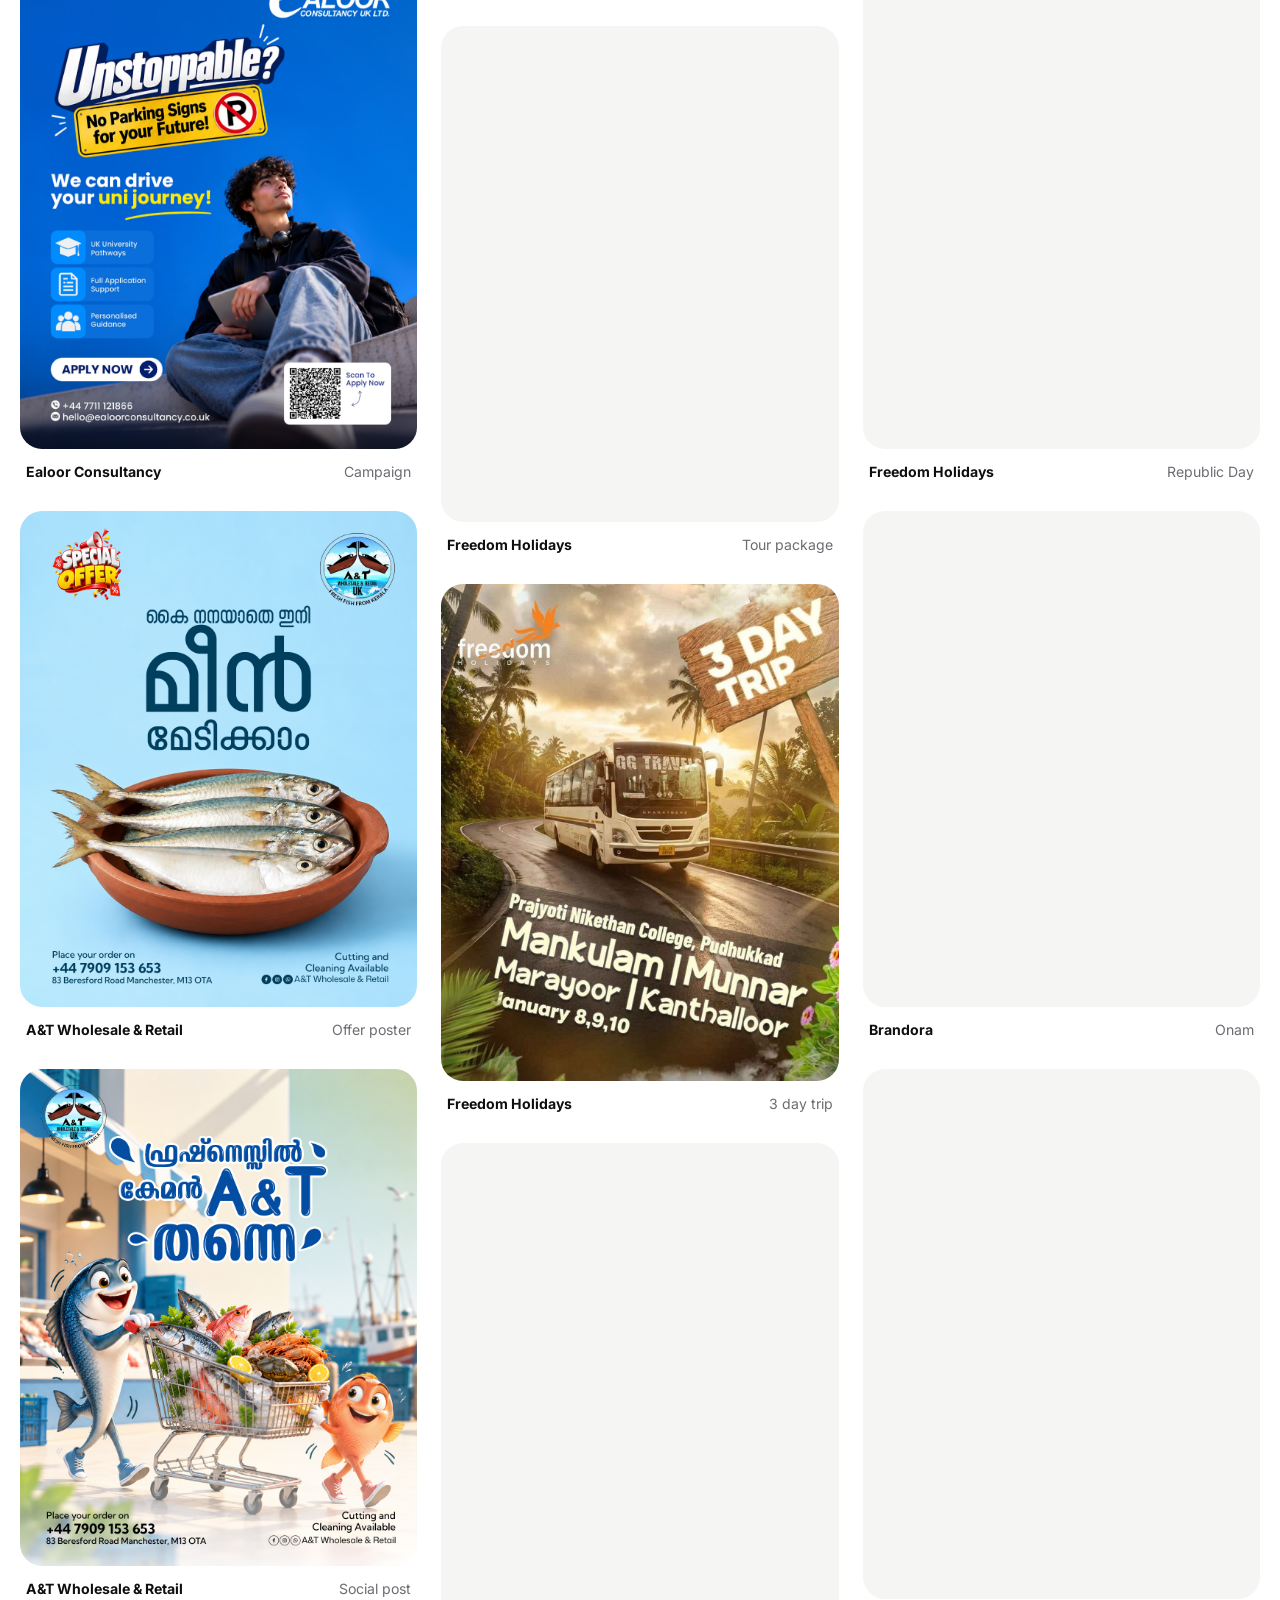
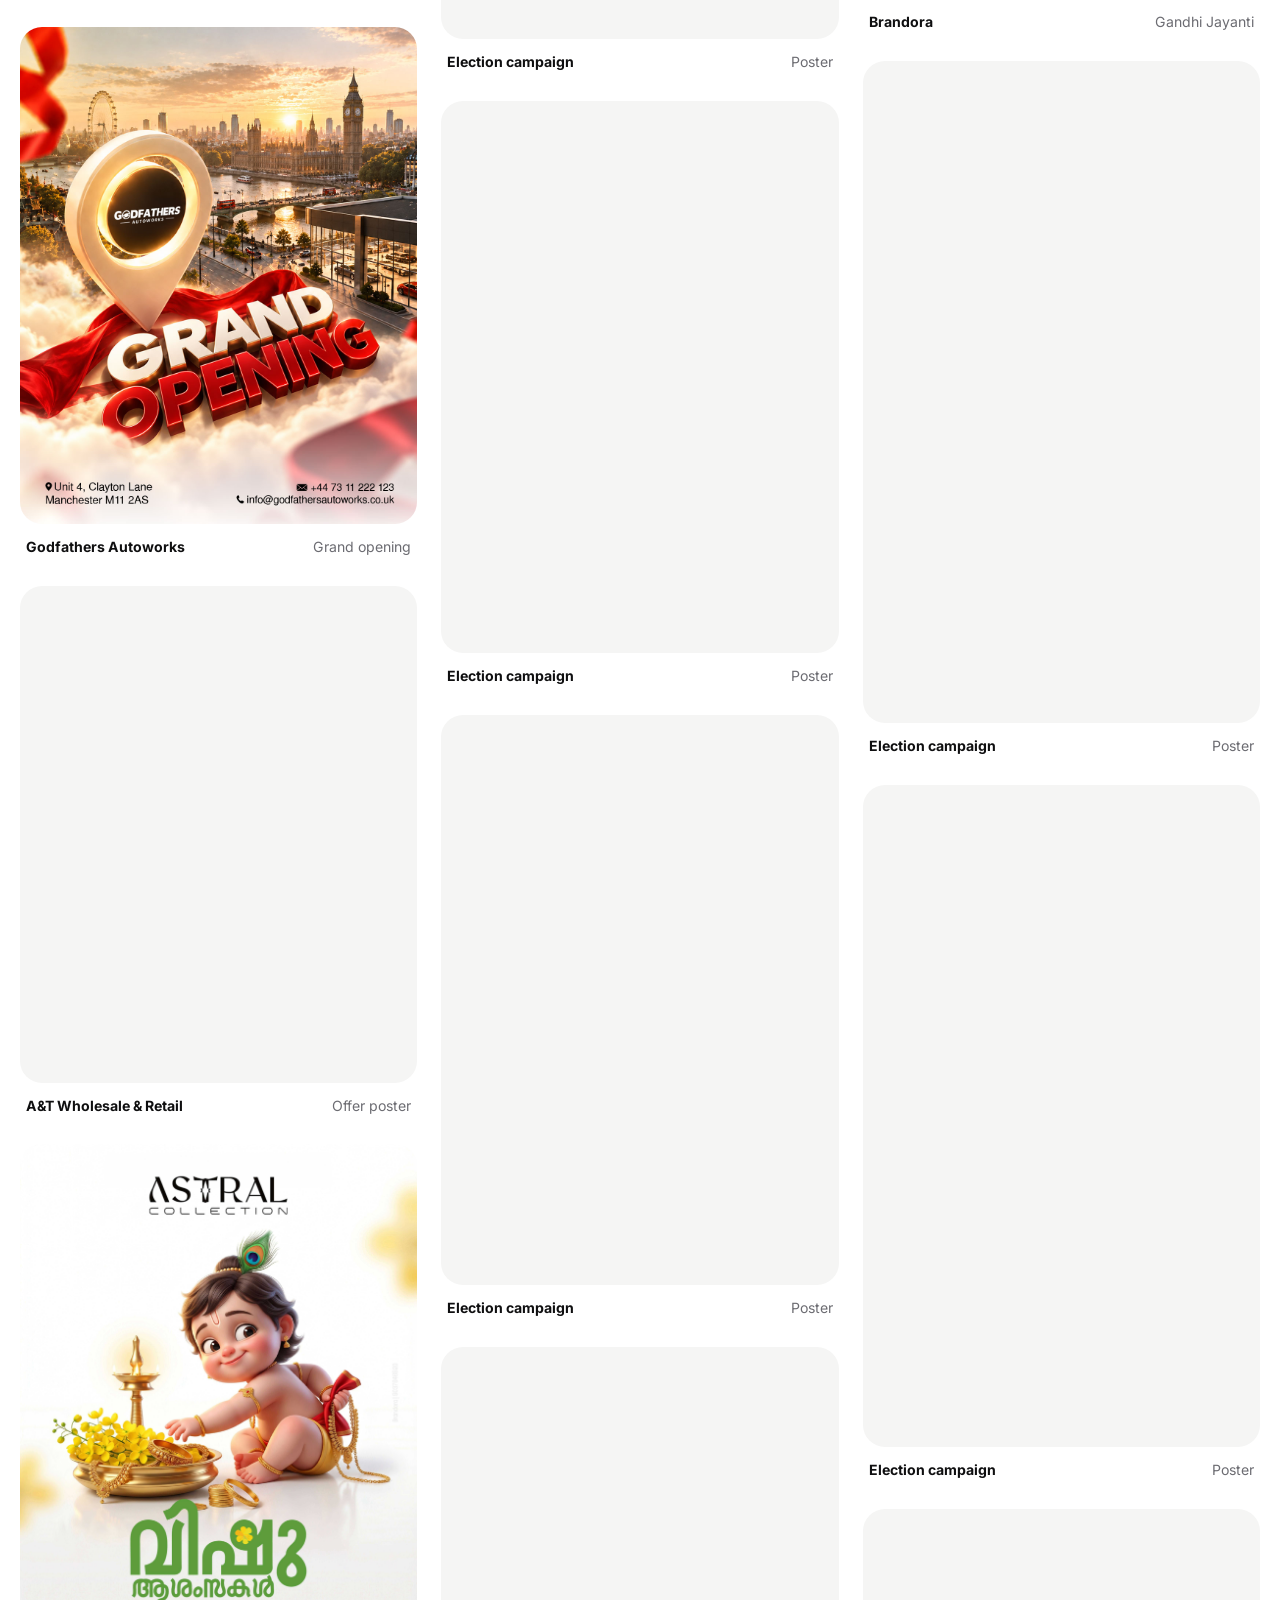
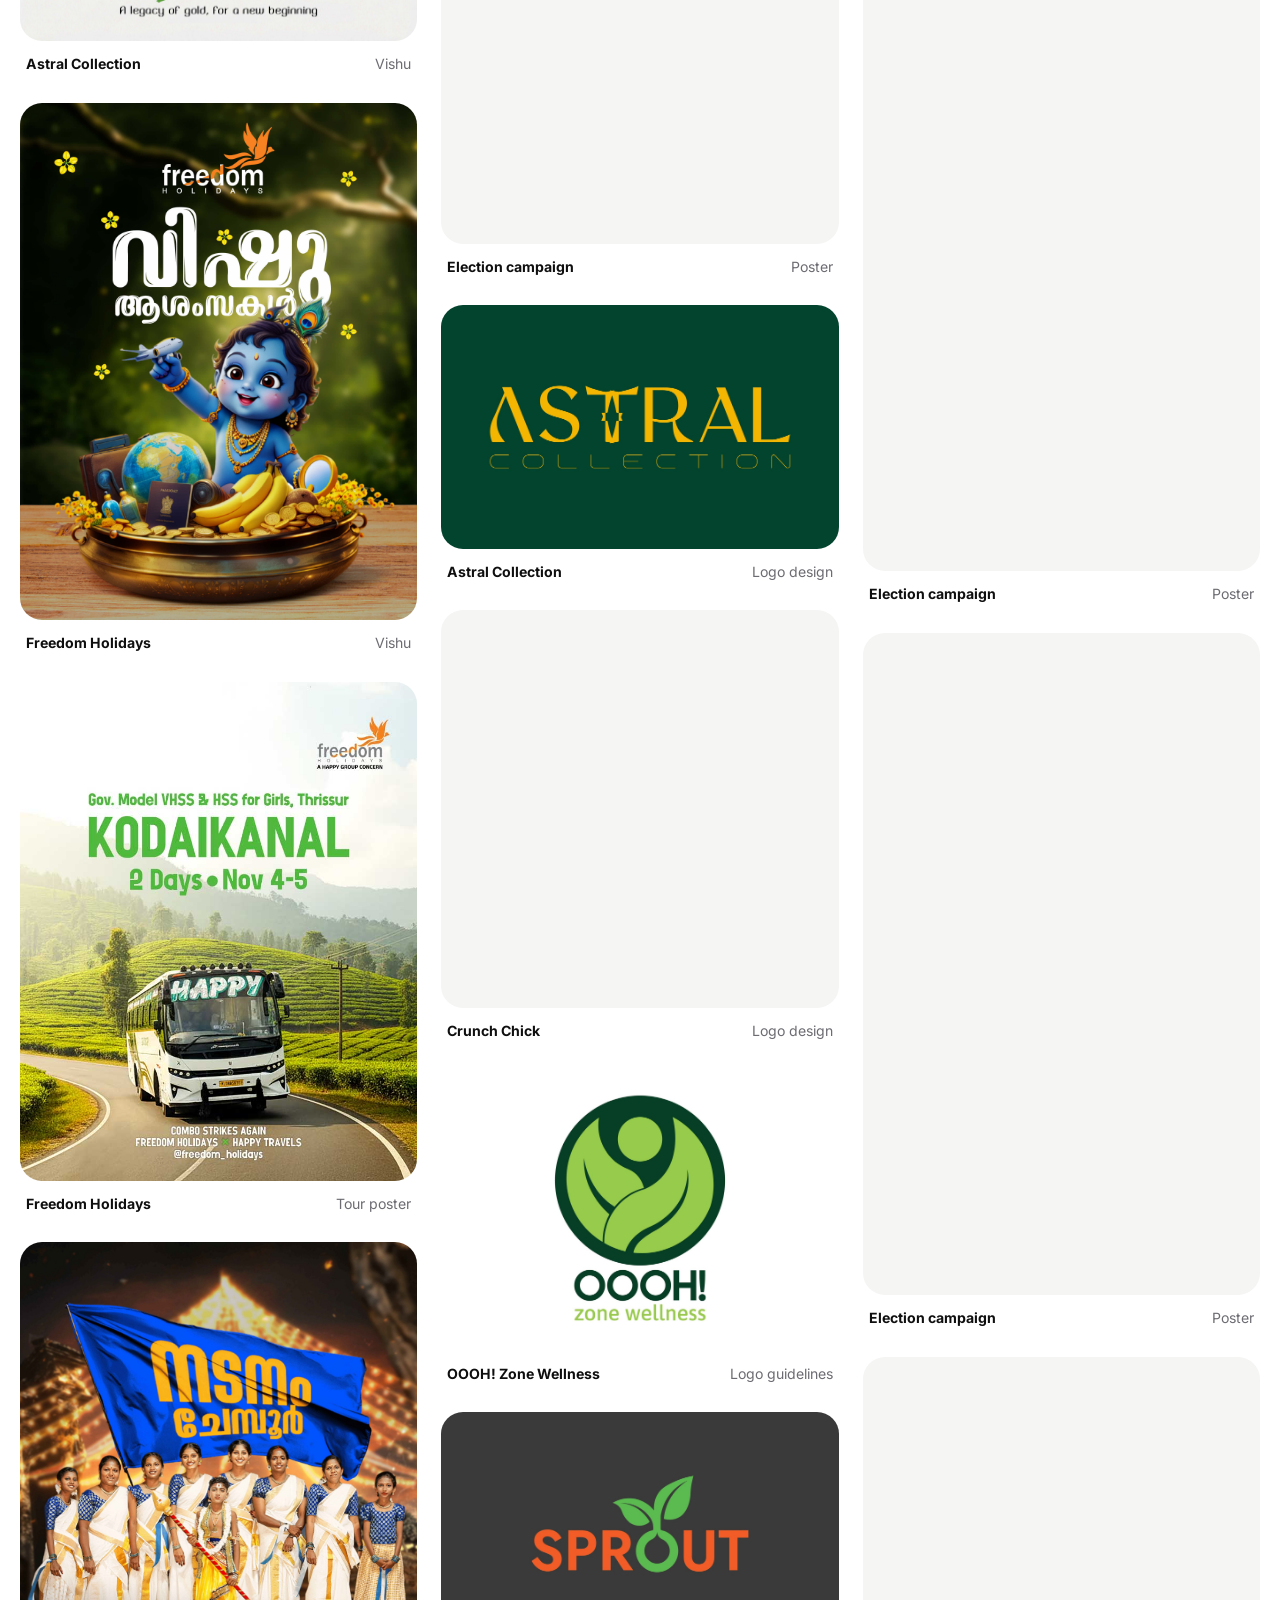
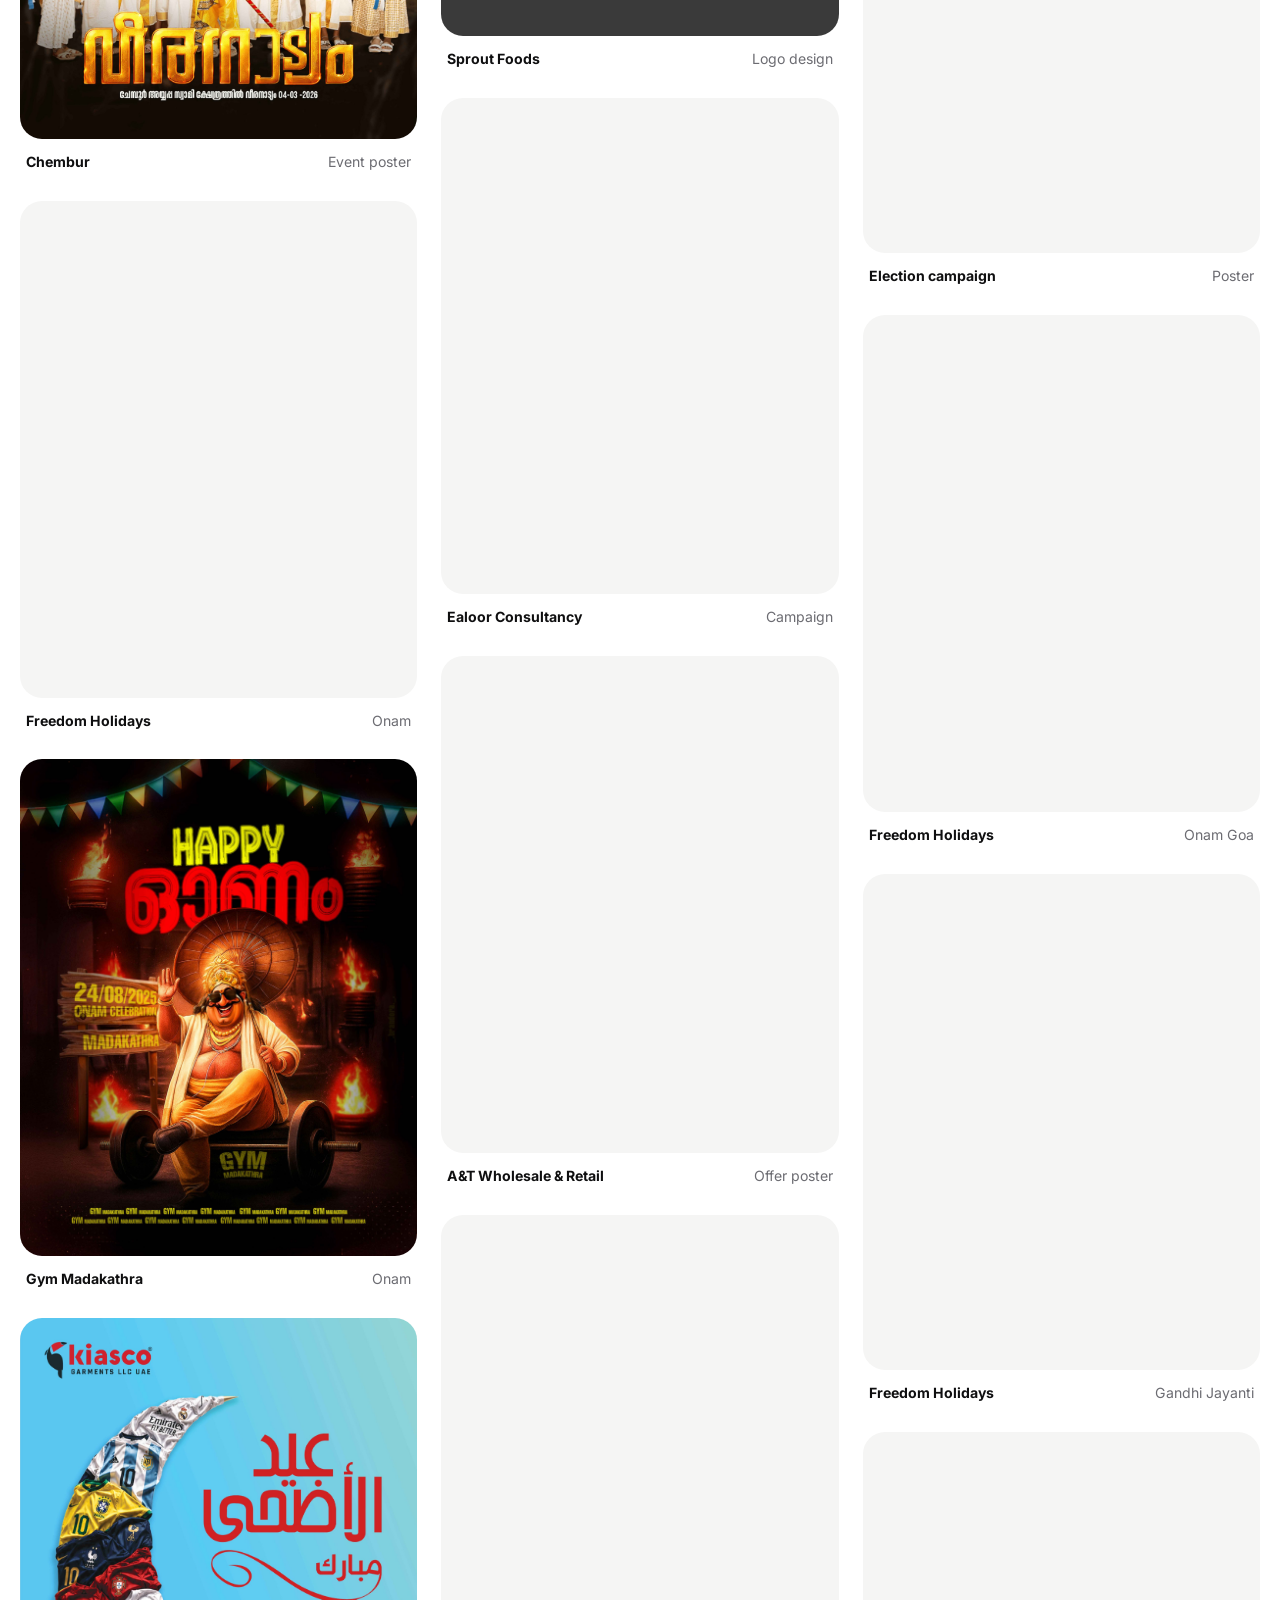
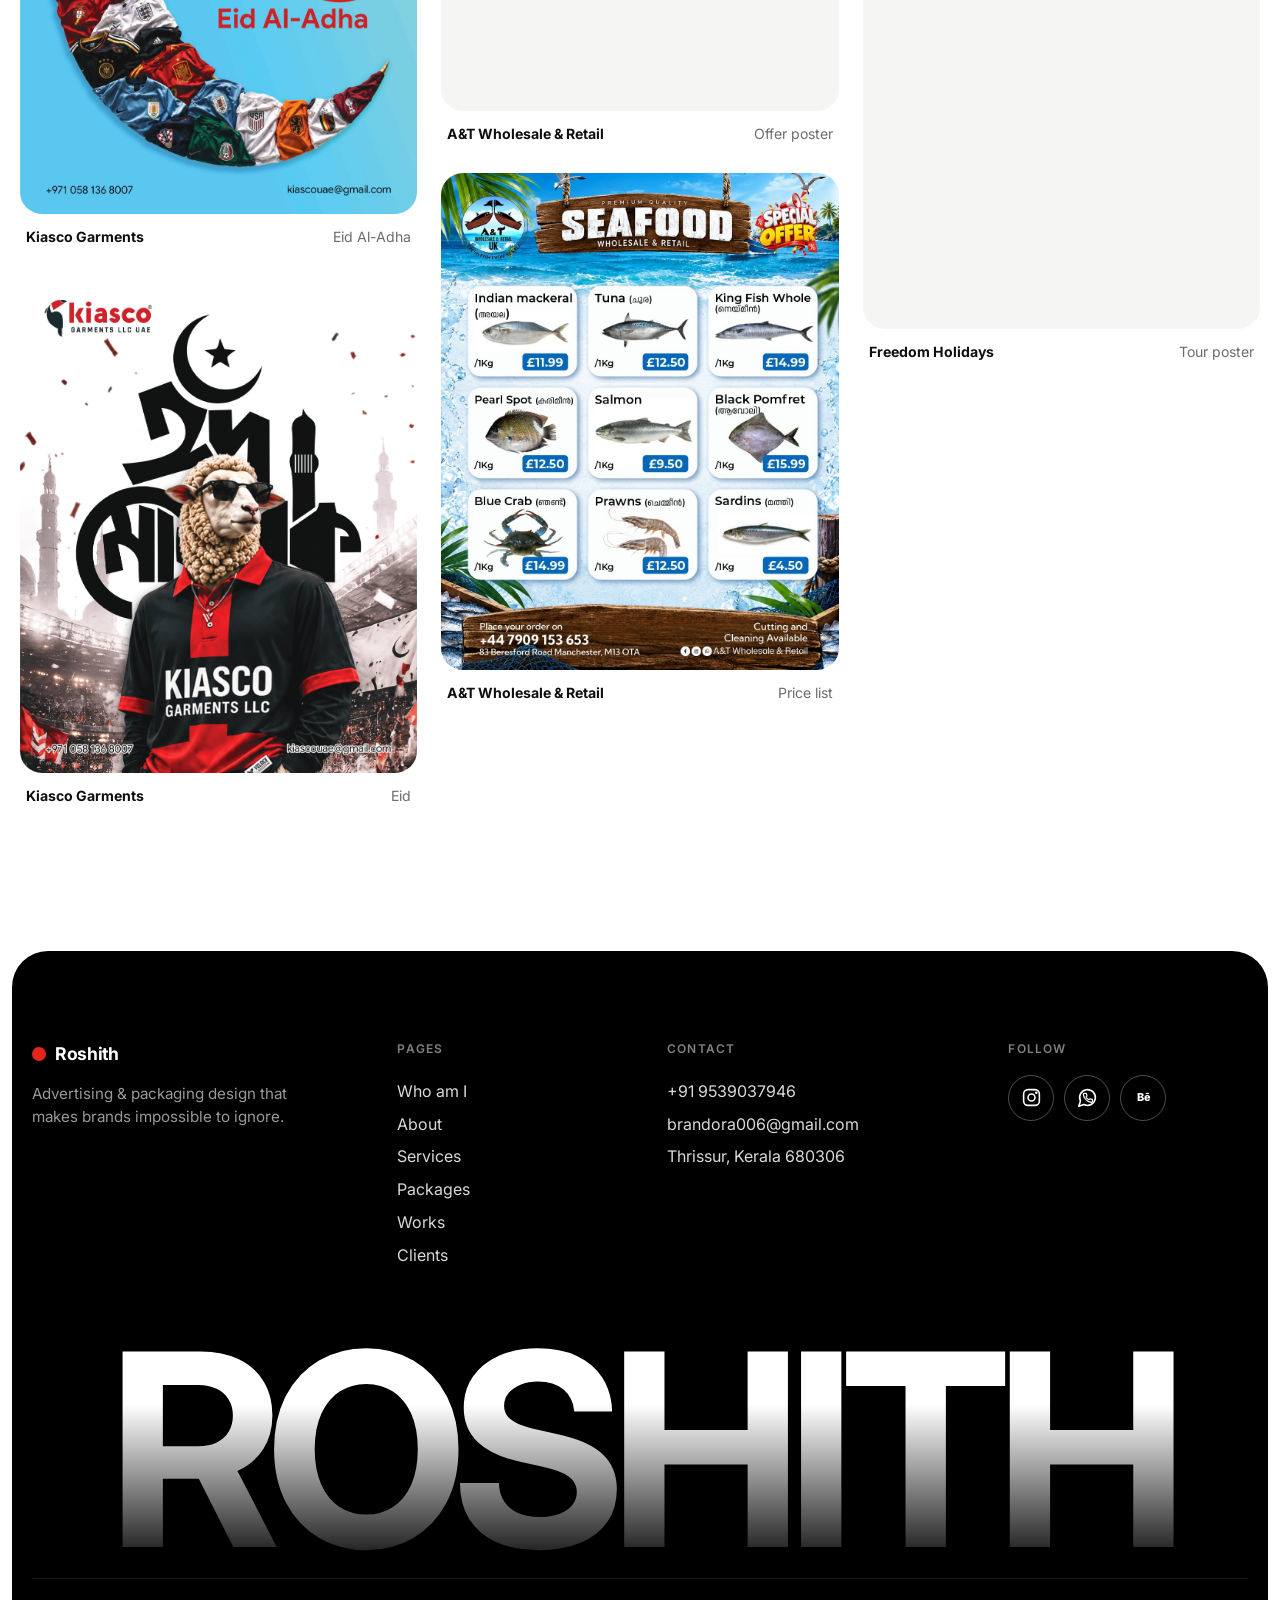
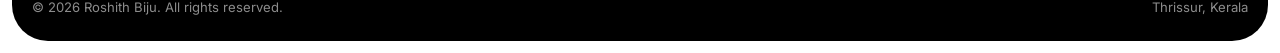
<file: works.html>
<!DOCTYPE html>
<html lang="en"><head><meta charset="utf-8"><meta name="viewport" content="width=device-width,initial-scale=1,viewport-fit=cover">
<title>Works — Roshith Biju</title><meta name="description" content="All works by Roshith Biju: brand campaigns, festival creatives and event posters.">
<link rel="preconnect" href="https://fonts.googleapis.com"><link rel="preconnect" href="https://fonts.gstatic.com" crossorigin>
<link href="https://fonts.googleapis.com/css2?family=Inter:wght@400;500;600;700&family=Instrument+Serif:ital@0;1&display=swap" rel="stylesheet">
<link rel="stylesheet" href="style.css"></head><body>
<header class="hd" id="hd"><div class="hd-in"><a href="index.html" class="logo"><i></i>Roshith</a>
<nav id="nav" aria-label="Main"><a href="index.html#who">Who am I</a><a href="index.html#about">About</a><a href="index.html#services">Services</a><a href="packages.html">Packages</a><a href="index.html#works">Works</a><a href="index.html#clients">Clients</a><a href="index.html#contact">Contact</a></nav>
<a class="pill sm hd-cta" href="index.html#contact"><span>Get in touch</span><i><svg viewBox="0 0 24 24" fill="none" stroke="currentColor" stroke-width="2.2" stroke-linecap="round" stroke-linejoin="round"><path d="M7 17 17 7M8 7h9v9"/></svg></i></a><button class="burger" id="burger" aria-label="Menu" aria-expanded="false"><i></i><i></i></button></div></header>


<main id="top"><section class="sec pagehead"><div class="ct"><p class="tag rv">Works</p><h2 class="rv" style="--d:.06s">All <span class="it">projects.</span></h2><p class="mut rv" style="--d:.1s;margin:14px 0 30px">Brand campaigns, festival creatives and event posters.</p><div class="chips"><button class="on" data-f="all">All</button><button data-f="brand">Brand campaigns</button><button data-f="festival">Festival</button><button data-f="event">Events</button><button data-f="logo">Logos</button></div><div class="works"><figure class="wk rv" data-c="brand"><div class="ph"><img src="img/godfathers-opening-soon.jpg" width="1080" height="1350" alt="Godfathers Autoworks opening soon design" loading=lazy decoding="async"></div><figcaption><b>Godfathers Autoworks</b><span>Opening soon</span></figcaption></figure><figure class="wk rv" data-c="brand"><div class="ph"><img src="img/ealoor-dare-to-build-more.jpg" width="2061" height="2576" alt="Ealoor Consultancy campaign design" loading=lazy decoding="async"></div><figcaption><b>Ealoor Consultancy</b><span>Campaign</span></figcaption></figure><figure class="wk rv" data-c="brand"><div class="ph"><img src="img/ealoor-unstoppable.jpg" width="2061" height="2576" alt="Ealoor Consultancy campaign design" loading=lazy decoding="async"></div><figcaption><b>Ealoor Consultancy</b><span>Campaign</span></figcaption></figure><figure class="wk rv" data-c="brand"><div class="ph"><img src="img/at-fish-bowl.jpg" width="1080" height="1350" alt="A&amp;T Wholesale &amp; Retail offer poster design" loading=lazy decoding="async"></div><figcaption><b>A&amp;T Wholesale &amp; Retail</b><span>Offer poster</span></figcaption></figure><figure class="wk rv" data-c="brand"><div class="ph"><img src="img/at-fish-cart.jpg" width="1080" height="1350" alt="A&amp;T Wholesale &amp; Retail social post design" loading=lazy decoding="async"></div><figcaption><b>A&amp;T Wholesale &amp; Retail</b><span>Social post</span></figcaption></figure><figure class="wk rv" data-c="brand"><div class="ph"><img src="img/godfathers-grand-opening.jpg" width="1080" height="1350" alt="Godfathers Autoworks grand opening design" loading=lazy decoding="async"></div><figcaption><b>Godfathers Autoworks</b><span>Grand opening</span></figcaption></figure><figure class="wk rv" data-c="brand"><div class="ph"><img src="img/at-wythenshawe.jpg" width="2061" height="2576" alt="A&amp;T Wholesale &amp; Retail offer poster design" loading=lazy decoding="async"></div><figcaption><b>A&amp;T Wholesale &amp; Retail</b><span>Offer poster</span></figcaption></figure><figure class="wk rv" data-c="festival"><div class="ph"><img src="img/astral-vishu.jpg" width="3240" height="4050" alt="Astral Collection vishu design" loading=lazy decoding="async"></div><figcaption><b>Astral Collection</b><span>Vishu</span></figcaption></figure><figure class="wk rv" data-c="festival"><div class="ph"><img src="img/freedom-vishu.jpg" width="2160" height="2812" alt="Freedom Holidays vishu design" loading=lazy decoding="async"></div><figcaption><b>Freedom Holidays</b><span>Vishu</span></figcaption></figure><figure class="wk rv" data-c="brand"><div class="ph"><img src="img/freedom-kodaikanal.jpg" width="752" height="944" alt="Freedom Holidays tour poster design" loading=lazy decoding="async"></div><figcaption><b>Freedom Holidays</b><span>Tour poster</span></figcaption></figure><figure class="wk rv" data-c="event"><div class="ph"><img src="img/chembur-veeranatyam.jpg" width="2061" height="2576" alt="Chembur event poster design" loading=lazy decoding="async"></div><figcaption><b>Chembur</b><span>Event poster</span></figcaption></figure><figure class="wk rv" data-c="festival"><div class="ph"><img src="img/freedom-onam.jpg" width="1024" height="1280" alt="Freedom Holidays onam design" loading=lazy decoding="async"></div><figcaption><b>Freedom Holidays</b><span>Onam</span></figcaption></figure><figure class="wk rv" data-c="festival"><div class="ph"><img src="img/gym-madakathra-onam.jpg" width="3240" height="4050" alt="Gym Madakathra onam design" loading=lazy decoding="async"></div><figcaption><b>Gym Madakathra</b><span>Onam</span></figcaption></figure><figure class="wk rv" data-c="festival"><div class="ph"><img src="img/kiasco-eid-al-adha.jpg" width="2061" height="2576" alt="Kiasco Garments eid al-adha design" loading=lazy decoding="async"></div><figcaption><b>Kiasco Garments</b><span>Eid Al-Adha</span></figcaption></figure><figure class="wk rv" data-c="festival"><div class="ph"><img src="img/kiasco-eid-sheep.jpg" width="2061" height="2576" alt="Kiasco Garments eid design" loading=lazy decoding="async"></div><figcaption><b>Kiasco Garments</b><span>Eid</span></figcaption></figure><figure class="wk rv" data-c="brand"><div class="ph"><img src="img/kiasco-wear-your-passion.jpg" width="1280" height="1600" alt="Kiasco Garments campaign design" loading=lazy decoding="async"></div><figcaption><b>Kiasco Garments</b><span>Campaign</span></figcaption></figure><figure class="wk rv" data-c="event"><div class="ph"><img src="img/ldf-election-poster.jpg" width="1080" height="1550" alt="Election campaign poster design" loading=lazy decoding="async"></div><figcaption><b>Election campaign</b><span>Poster</span></figcaption></figure><figure class="wk rv" data-c="brand"><div class="ph"><img src="img/freedom-mysore-coorg.jpg" width="1080" height="1350" alt="Freedom Holidays tour package design" loading=lazy decoding="async"></div><figcaption><b>Freedom Holidays</b><span>Tour package</span></figcaption></figure><figure class="wk rv" data-c="brand"><div class="ph"><img src="img/freedom-3day-trip.jpg" width="1080" height="1350" alt="Freedom Holidays 3 day trip design" loading=lazy decoding="async"></div><figcaption><b>Freedom Holidays</b><span>3 day trip</span></figcaption></figure><figure class="wk rv" data-c="event"><div class="ph"><img src="img/ldf-koodeyundakanam.jpg" width="1080" height="1350" alt="Election campaign poster design" loading=lazy decoding="async"></div><figcaption><b>Election campaign</b><span>Poster</span></figcaption></figure><figure class="wk rv" data-c="event"><div class="ph"><img src="img/ldf-naadinte-makal.jpg" width="1296" height="1800" alt="Election campaign poster design" loading=lazy decoding="async"></div><figcaption><b>Election campaign</b><span>Poster</span></figcaption></figure><figure class="wk rv" data-c="event"><div class="ph"><img src="img/ldf-karuthu.jpg" width="1254" height="1800" alt="Election campaign poster design" loading=lazy decoding="async"></div><figcaption><b>Election campaign</b><span>Poster</span></figcaption></figure><figure class="wk rv" data-c="event"><div class="ph"><img src="img/congress-subeta-varghese.jpg" width="1080" height="1350" alt="Election campaign poster design" loading=lazy decoding="async"></div><figcaption><b>Election campaign</b><span>Poster</span></figcaption></figure><figure class="wk rv" data-c="logo"><div class="ph"><img src="img/astral-logo.jpg" width="1800" height="1102" alt="Astral Collection logo design design" loading=lazy decoding="async"></div><figcaption><b>Astral Collection</b><span>Logo design</span></figcaption></figure><figure class="wk rv" data-c="logo"><div class="ph"><img src="img/crunchchick-logo.jpg" width="1800" height="1800" alt="Crunch Chick logo design design" loading=lazy decoding="async"></div><figcaption><b>Crunch Chick</b><span>Logo design</span></figcaption></figure><figure class="wk rv" data-c="logo"><div class="ph"><img src="img/oooh-logo.jpg" width="1800" height="1273" alt="OOOH! Zone Wellness logo guidelines design" loading=lazy decoding="async"></div><figcaption><b>OOOH! Zone Wellness</b><span>Logo guidelines</span></figcaption></figure><figure class="wk rv" data-c="logo"><div class="ph"><img src="img/sprout-logo.jpg" width="1800" height="1013" alt="Sprout Foods logo design design" loading=lazy decoding="async"></div><figcaption><b>Sprout Foods</b><span>Logo design</span></figcaption></figure><figure class="wk rv" data-c="brand"><div class="ph"><img src="img/ealoor-hca-ilr.jpg" width="1800" height="2250" alt="Ealoor Consultancy campaign design" loading=lazy decoding="async"></div><figcaption><b>Ealoor Consultancy</b><span>Campaign</span></figcaption></figure><figure class="wk rv" data-c="brand"><div class="ph"><img src="img/at-fresh-fish-malayalam.jpg" width="1080" height="1350" alt="A&amp;T Wholesale &amp; Retail offer poster design" loading=lazy decoding="async"></div><figcaption><b>A&amp;T Wholesale &amp; Retail</b><span>Offer poster</span></figcaption></figure><figure class="wk rv" data-c="brand"><div class="ph"><img src="img/at-tuna-benefits.jpg" width="1800" height="2250" alt="A&amp;T Wholesale &amp; Retail offer poster design" loading=lazy decoding="async"></div><figcaption><b>A&amp;T Wholesale &amp; Retail</b><span>Offer poster</span></figcaption></figure><figure class="wk rv" data-c="brand"><div class="ph"><img src="img/at-seafood-price-list.jpg" width="1080" height="1350" alt="A&amp;T Wholesale &amp; Retail price list design" loading=lazy decoding="async"></div><figcaption><b>A&amp;T Wholesale &amp; Retail</b><span>Price list</span></figcaption></figure><figure class="wk rv" data-c="brand"><div class="ph"><img src="img/freedom-mysore-ooty.jpg" width="1800" height="2250" alt="Freedom Holidays tour poster design" loading=lazy decoding="async"></div><figcaption><b>Freedom Holidays</b><span>Tour poster</span></figcaption></figure><figure class="wk rv" data-c="brand"><div class="ph"><img src="img/freedom-ooty-fire.jpg" width="1800" height="2250" alt="Freedom Holidays tour poster design" loading=lazy decoding="async"></div><figcaption><b>Freedom Holidays</b><span>Tour poster</span></figcaption></figure><figure class="wk rv" data-c="festival"><div class="ph"><img src="img/freedom-republic-day.jpg" width="1080" height="1350" alt="Freedom Holidays republic day design" loading=lazy decoding="async"></div><figcaption><b>Freedom Holidays</b><span>Republic Day</span></figcaption></figure><figure class="wk rv" data-c="festival"><div class="ph"><img src="img/brandora-onam-mahabali.jpg" width="1080" height="1350" alt="Brandora onam design" loading=lazy decoding="async"></div><figcaption><b>Brandora</b><span>Onam</span></figcaption></figure><figure class="wk rv" data-c="festival"><div class="ph"><img src="img/brandora-gandhi-jayanti.jpg" width="1080" height="1440" alt="Brandora gandhi jayanti design" loading=lazy decoding="async"></div><figcaption><b>Brandora</b><span>Gandhi Jayanti</span></figcaption></figure><figure class="wk rv" data-c="event"><div class="ph"><img src="img/ldf-smitha-red-saree.jpg" width="1080" height="1800" alt="Election campaign poster design" loading=lazy decoding="async"></div><figcaption><b>Election campaign</b><span>Poster</span></figcaption></figure><figure class="wk rv" data-c="event"><div class="ph"><img src="img/ldf-smitha-naadariyunna.jpg" width="1080" height="1800" alt="Election campaign poster design" loading=lazy decoding="async"></div><figcaption><b>Election campaign</b><span>Poster</span></figcaption></figure><figure class="wk rv" data-c="event"><div class="ph"><img src="img/ldf-smitha-nalla-naadinte.jpg" width="1080" height="1800" alt="Election campaign poster design" loading=lazy decoding="async"></div><figcaption><b>Election campaign</b><span>Poster</span></figcaption></figure><figure class="wk rv" data-c="event"><div class="ph"><img src="img/ldf-smitha-naadinte-makal.jpg" width="1080" height="1800" alt="Election campaign poster design" loading=lazy decoding="async"></div><figcaption><b>Election campaign</b><span>Poster</span></figcaption></figure><figure class="wk rv" data-c="event"><div class="ph"><img src="img/ldf-keerthana-thrissur.jpg" width="1440" height="1800" alt="Election campaign poster design" loading=lazy decoding="async"></div><figcaption><b>Election campaign</b><span>Poster</span></figcaption></figure><figure class="wk rv" data-c="festival"><div class="ph"><img src="img/freedom-onam-goa.jpg" width="1440" height="1800" alt="Freedom Holidays onam goa design" loading=lazy decoding="async"></div><figcaption><b>Freedom Holidays</b><span>Onam Goa</span></figcaption></figure><figure class="wk rv" data-c="festival"><div class="ph"><img src="img/freedom-gandhi-jayanti.jpg" width="1440" height="1800" alt="Freedom Holidays gandhi jayanti design" loading=lazy decoding="async"></div><figcaption><b>Freedom Holidays</b><span>Gandhi Jayanti</span></figcaption></figure><figure class="wk rv" data-c="brand"><div class="ph"><img src="img/freedom-hyderabad.jpg" width="1440" height="1800" alt="Freedom Holidays tour poster design" loading=lazy decoding="async"></div><figcaption><b>Freedom Holidays</b><span>Tour poster</span></figcaption></figure></div></div></section></main>
<footer class="ft"><div class="ct">
 <div class="fg"><div><a href="index.html" class="logo"><i></i>Roshith</a><p>Advertising &amp; packaging design that makes brands impossible to ignore.</p></div>
 <div><h4>Pages</h4><a href="index.html#who">Who am I</a><a href="index.html#about">About</a><a href="index.html#services">Services</a><a href="packages.html">Packages</a><a href="index.html#works">Works</a><a href="index.html#clients">Clients</a></div>
 <div><h4>Contact</h4><a href="tel:+919539037946">+91 9539037946</a><a href="mailto:brandora006@gmail.com">brandora006@gmail.com</a><a href="https://maps.google.com/?q=10.450306,76.244833" target="_blank" rel="noopener">Thrissur, Kerala 680306</a></div>
 <div><h4>Follow</h4><div class="fsoc"><a href="https://instagram.com/_brandora._" target="_blank" rel="noopener" aria-label="Instagram"><svg viewBox="0 0 24 24" fill="none" stroke="currentColor" stroke-width="1.8" stroke-linecap="round" stroke-linejoin="round"><rect x="3" y="3" width="18" height="18" rx="5"/><circle cx="12" cy="12" r="4"/><circle cx="17.5" cy="6.5" r=".6" fill="currentColor"/></svg></a><a href="https://wa.me/919539037946" target="_blank" rel="noopener" aria-label="WhatsApp"><svg viewBox="0 0 24 24" fill="none" stroke="currentColor" stroke-width="1.8" stroke-linecap="round" stroke-linejoin="round"><path d="M7.9 20A9 9 0 1 0 4 16.1L2 22Z"/><g transform="translate(6.200 6.200) scale(.52)"><path d="M22 16.92v3a2 2 0 0 1-2.18 2 19.79 19.79 0 0 1-8.63-3.07 19.5 19.5 0 0 1-6-6 19.79 19.79 0 0 1-3.07-8.67A2 2 0 0 1 4.11 2h3a2 2 0 0 1 2 1.72 12.84 12.84 0 0 0 .7 2.81 2 2 0 0 1-.45 2.11L8.09 9.91a16 16 0 0 0 6 6l1.27-1.27a2 2 0 0 1 2.11-.45 12.84 12.84 0 0 0 2.81.7A2 2 0 0 1 22 16.92z" stroke-width="2.600"/></g></svg></a><a href="https://behance.net/pscreations6" target="_blank" rel="noopener" aria-label="Behance"><svg viewBox="0 0 24 24"><text x="12" y="16.5" text-anchor="middle" font-family="Inter,Arial,sans-serif" font-weight="800" font-size="12.5" fill="currentColor">Bē</text></svg></a></div></div></div>
 <div class="big" aria-hidden="true">ROSHITH</div>
 <div class="fb"><span>© 2026 Roshith Biju. All rights reserved.</span><span>Thrissur, Kerala</span></div>
</div></footer>
<a class="wa" href="https://wa.me/919539037946" target="_blank" rel="noopener" aria-label="Chat on WhatsApp"><svg viewBox="0 0 24 24" fill="none" stroke="currentColor" stroke-width="2" stroke-linejoin="round"><path d="M4 4h16v12H10l-6 5z"/></svg></a>
<div id="ok" role="dialog" aria-modal="true" aria-labelledby="okt"><div class="okb"><span class="okc"><svg viewBox="0 0 24 24" fill="none" stroke="currentColor" stroke-width="2.6" stroke-linecap="round" stroke-linejoin="round"><path d="M5 12.5l4.500 4.500L19 7.500"/></svg></span><h3 id="okt">Message sent!</h3><p id="okp"></p><button class="pill dk" id="okx" type="button"><span>Done</span><i><svg viewBox="0 0 24 24" fill="none" stroke="currentColor" stroke-width="2.2" stroke-linecap="round" stroke-linejoin="round"><path d="M7 17 17 7M8 7h9v9"/></svg></i></button></div></div>
<div id="lb" role="dialog" aria-modal="true"><button aria-label="Close">×</button><img alt=""></div>

<script src="main.js"></script></body></html>
</file>
<file: style.css>
:root{--ink:#0f0f10;--mut:#6c6c72;--line:#e9e9ec;--soft:#f5f5f4;--acc:#e5251b;--r:28px;--ease:cubic-bezier(.2,.7,.2,1);--g:max(20px,env(safe-area-inset-left))}
*{box-sizing:border-box;margin:0;padding:0}
html{scroll-behavior:smooth;-webkit-text-size-adjust:100%}
body{font-family:Inter,system-ui,sans-serif;background:#fff;color:var(--ink);line-height:1.55;overflow-x:hidden;-webkit-font-smoothing:antialiased}
img{display:block;max-width:100%;height:auto}a{color:inherit;text-decoration:none}button{font:inherit;color:inherit;cursor:pointer;background:none;border:0}
section[id]{scroll-margin-top:20px}
.ct{width:min(1240px,100% - 2*var(--g));margin-inline:auto}
.it{font-family:"Instrument Serif",serif;font-style:italic;font-weight:400;letter-spacing:-.01em}
h1,h2,h3{font-weight:600;letter-spacing:-.035em;line-height:1.05}
h2{font-size:clamp(2rem,4.6vw,3.8rem)}h2 .it{font-size:1.08em}
.tag{display:inline-block;font-size:.78rem;font-weight:600;letter-spacing:.08em;text-transform:uppercase;padding:7px 14px;border-radius:99px;background:var(--soft);margin-bottom:22px}
.tag.lt{background:rgba(255,255,255,.12);color:#fff}
.lead{font-size:clamp(1.02rem,1.3vw,1.18rem);color:#3b3b40;margin-bottom:28px}
.mut{color:var(--mut)}
.row{display:flex;flex-wrap:wrap;gap:12px;align-items:center}
.sec{padding:clamp(70px,10vw,140px) 0}.sec.soft{background:var(--soft);border-radius:var(--r);margin:0 12px}
.head{margin-bottom:clamp(32px,5vw,60px)}.head.between{display:flex;justify-content:space-between;align-items:flex-end;gap:20px;flex-wrap:wrap}
.two{display:grid;grid-template-columns:1.1fr 1fr;gap:clamp(24px,6vw,90px);align-items:end;margin-bottom:clamp(36px,5vw,64px)}

/* pills */
.pill{display:inline-flex;align-items:center;gap:14px;padding:6px 6px 6px 24px;border-radius:99px;font-weight:600;font-size:.95rem;transition:transform .35s var(--ease),box-shadow .35s}
.pill i{display:grid;place-items:center;width:42px;height:42px;border-radius:50%;background:var(--acc);color:#fff;transition:transform .4s var(--ease)}
.pill i svg{width:18px;height:18px}
.pill:hover{transform:translateY(-2px)}.pill:hover i{transform:rotate(45deg)}
.pill.lt{background:#fff;color:var(--ink)}.pill.dk{background:var(--ink);color:#fff}.pill.sm{padding:4px 4px 4px 18px;font-size:.85rem}.pill.sm i{width:34px;height:34px}
.ghost{padding:14px 22px;border-radius:99px;font-weight:600;font-size:.95rem;border:1px solid currentColor;opacity:.9;transition:background .3s,color .3s}
.ghost:hover{background:var(--ink);color:#fff;border-color:var(--ink)}

/* header */
.hd{position:fixed;top:0;left:0;right:0;z-index:50;padding:16px var(--g);transition:transform .5s var(--ease)}
.hd.hide{transform:translateY(-120%)}
.hd-in{max-width:1240px;margin:auto;display:flex;align-items:center;justify-content:space-between;gap:16px;padding:8px 8px 8px 22px;border-radius:99px;background:rgba(18,16,15,.55);backdrop-filter:blur(16px);-webkit-backdrop-filter:blur(16px);color:#fff;border:1px solid rgba(255,255,255,.1)}
.logo{display:inline-flex;align-items:center;gap:9px;font-weight:700;letter-spacing:-.02em;font-size:1.1rem}
.logo i{width:14px;height:14px;border-radius:50%;background:var(--acc);display:inline-block}
#nav{display:flex;gap:clamp(14px,2.2vw,32px);font-size:.88rem;font-weight:500}
#nav a{opacity:.75;transition:opacity .25s}#nav a:hover,#nav a.on{opacity:1}
.burger{display:none;width:42px;height:42px;border-radius:50%;background:rgba(255,255,255,.14);position:relative}
.burger i{position:absolute;left:12px;right:12px;height:2px;background:#fff;border-radius:2px;transition:.3s}.burger i:first-child{top:16px}.burger i:last-child{top:24px}
.burger.open i:first-child{top:20px;transform:rotate(45deg)}.burger.open i:last-child{top:20px;transform:rotate(-45deg)}

/* hero */
.hero{padding:12px}
.hero-in{position:relative;border-radius:36px;min-height:calc(100svh - 24px);min-height:calc(100vh - 24px);overflow:hidden;color:#fff;background:radial-gradient(70% 90% at 85% 15%,#e5251b 0%,rgba(229,37,27,0) 62%),radial-gradient(60% 70% at 10% 100%,#4d0b08 0%,rgba(77,11,8,0) 70%),#120d0b;display:flex;flex-direction:column;justify-content:space-between;padding:clamp(110px,14vw,150px) clamp(22px,4.5vw,64px) clamp(22px,3vw,40px);gap:40px}
.hero-txt{max-width:640px;position:relative;z-index:2}
.hi{font-size:1.05rem;opacity:.85;margin-bottom:14px}
.hero h1{font-size:clamp(2.6rem,6.4vw,5.8rem);margin-bottom:22px}.hero h1 .it{font-size:1.06em}
.sub{max-width:44ch;font-size:clamp(1rem,1.3vw,1.15rem);opacity:.8;margin-bottom:30px}
.hero .ghost{color:#fff}.hero .ghost:hover{background:#fff;color:var(--ink);border-color:#fff}
.fan{position:absolute;right:clamp(10px,5vw,90px);top:50%;width:min(44vw,520px);aspect-ratio:1/1.05;transform:translateY(-46%);z-index:1}
.fc{position:absolute;width:56%;aspect-ratio:4/5;border-radius:22px;overflow:hidden;box-shadow:0 30px 70px rgba(0,0,0,.45);animation:fl 7s ease-in-out infinite}
.fc img{width:100%;height:100%;object-fit:cover}
.c1{left:0;top:16%;rotate:-9deg}.c2{left:22%;top:0;rotate:2deg;z-index:2;animation-delay:-2s}.c3{right:0;top:22%;rotate:10deg;animation-delay:-4s}
@keyframes fl{50%{translate:0 -16px}}
.hero-svc{position:relative;z-index:2;display:grid;grid-template-columns:repeat(4,1fr);gap:22px;font-size:.9rem}
.hero-svc div{border-top:1px solid rgba(255,255,255,.25);padding-top:14px;display:flex;flex-direction:column;gap:4px}
.hero-svc b{color:var(--acc);font-weight:600}

.trust{padding:0 12px}
.trust-in{margin-top:12px;background:#151413;color:#fff;border-radius:var(--r);padding:26px clamp(20px,3vw,40px);display:flex;align-items:center;gap:clamp(18px,4vw,50px);overflow:hidden}
.trust-in>span{font-size:.8rem;line-height:1.35;opacity:.65;max-width:15ch;flex:none}
.mq{overflow:hidden;flex:1;-webkit-mask:linear-gradient(90deg,transparent,#000 8%,#000 92%,transparent);mask:linear-gradient(90deg,transparent,#000 8%,#000 92%,transparent)}
.mq-t{display:flex;gap:46px;width:max-content;animation:mq 38s linear infinite}
.mq-t span{font-weight:600;font-size:1.1rem;white-space:nowrap;opacity:.9}
@keyframes mq{to{transform:translateX(-50%)}}

.tri{display:grid;grid-template-columns:repeat(3,1fr);gap:clamp(12px,2vw,24px)}
.ph{border-radius:22px;overflow:hidden;background:var(--soft)}.ph img{width:100%;height:auto;transition:transform .9s var(--ease)}
.ph.r{aspect-ratio:4/5}.ph.r img{height:100%;object-fit:cover}
.ph:hover img{transform:scale(1.05)}

/* bento */
.bento{display:grid;grid-template-columns:1.1fr 1fr 1fr;gap:clamp(12px,2vw,24px)}
.b{border-radius:var(--r);overflow:hidden;position:relative;min-height:420px}
.b.dark{background:var(--ink);color:#fff;padding:clamp(24px,3vw,40px);display:flex;flex-direction:column;justify-content:space-between;gap:24px}
.b.dark p:first-child{font-size:clamp(1.2rem,1.9vw,1.6rem);line-height:1.3;letter-spacing:-.02em}
.b.dark .mut{color:rgba(255,255,255,.6);font-size:.95rem}.b.dark .pill{align-self:flex-start}
.b.img{background:#e3e0da}.b.img .ph{position:absolute;inset:0;border-radius:0}.b.img img{height:100%;object-fit:cover;position:absolute;inset:0}
.chip{position:absolute;left:18px;bottom:18px;background:rgba(255,255,255,.85);backdrop-filter:blur(8px);border-radius:99px;padding:8px 16px;font-size:.85rem;font-weight:600}
.b.stats{background:#fff;border:1px solid var(--line);padding:clamp(24px,3vw,40px);display:flex;flex-direction:column;justify-content:space-between;gap:20px}
.stats div{border-bottom:1px solid var(--line);padding-bottom:18px}.stats div:last-child{border:0;padding:0}
.stats b{display:block;font-size:clamp(2.4rem,4.4vw,3.8rem);font-weight:600;letter-spacing:-.05em;line-height:1}
.stats span{color:var(--mut);font-size:.9rem}

/* services */
.cards{display:grid;grid-template-columns:repeat(4,1fr);gap:clamp(12px,1.6vw,20px)}
.card{border:1px solid var(--line);border-radius:var(--r);padding:clamp(22px,2.4vw,32px);min-height:340px;display:flex;flex-direction:column;gap:14px;transition:transform .5s var(--ease),background .4s,color .4s,border-color .4s}
.card b{font-size:.85rem;color:var(--acc);font-weight:600}
.card h3{font-size:clamp(1.3rem,1.9vw,1.7rem);margin-top:auto}
.card p{color:var(--mut);font-size:.95rem;transition:color .4s}
.card ul{list-style:none;display:flex;flex-wrap:wrap;gap:6px}.card li{font-size:.78rem;padding:5px 11px;border-radius:99px;background:var(--soft);transition:background .4s}
.card:hover{background:var(--ink);color:#fff;border-color:var(--ink);transform:translateY(-6px)}.card:hover p{color:rgba(255,255,255,.65)}.card:hover li{background:rgba(255,255,255,.12)}

/* works */
.chips{display:flex;gap:8px;flex-wrap:wrap;margin-bottom:30px}
.chips button{padding:10px 20px;border-radius:99px;background:#fff;font-size:.9rem;font-weight:500;border:1px solid var(--line);transition:.3s}
.chips button.on,.chips button:hover{background:var(--ink);color:#fff;border-color:var(--ink)}
.works{columns:3;column-gap:clamp(12px,2vw,24px)}
.wk{break-inside:avoid;margin:0 0 clamp(12px,2vw,24px);cursor:zoom-in}
.wk.off{display:none}
.wk figcaption{display:flex;justify-content:space-between;gap:10px;font-size:.88rem;padding:12px 6px 4px}.wk figcaption span{color:var(--mut)}

/* testimonials */
.arrows{display:flex;gap:10px}.arrows button{width:52px;height:52px;border-radius:50%;border:1px solid var(--line);font-size:1.2rem;transition:.3s}.arrows button:hover{background:var(--ink);color:#fff}
.slider{display:flex;gap:clamp(12px,2vw,22px);overflow-x:auto;scroll-snap-type:x mandatory;scrollbar-width:none;padding-bottom:6px}.slider::-webkit-scrollbar{display:none}
.tq{flex:0 0 min(440px,86%);scroll-snap-align:start;background:var(--soft);border-radius:var(--r);padding:clamp(24px,3vw,38px);display:flex;flex-direction:column;justify-content:space-between;gap:28px;min-height:320px;transition:transform .4s var(--ease)}
.tq:hover{transform:translateY(-4px)}
.tq p{font-size:clamp(1.02rem,1.35vw,1.2rem);line-height:1.5;letter-spacing:-.01em}
.tq footer{display:flex;gap:12px;align-items:center}.av{width:44px;height:44px;border-radius:50%;background:var(--ink);color:#fff;display:grid;place-items:center;font-weight:600;flex:none}
.tq b{display:block;font-size:.95rem}.tq small{color:var(--mut)}

/* contact */
.cpanel{background:var(--ink);color:#fff;border-radius:36px;padding:clamp(22px,4vw,56px);display:grid;grid-template-columns:1fr 1fr;gap:clamp(24px,4vw,60px);background-image:radial-gradient(50% 60% at 100% 0,rgba(229,37,27,.45),transparent 70%)}
.cl h2{margin-bottom:14px}.cl>.mut{color:rgba(255,255,255,.65);margin-bottom:28px;max-width:38ch}
.cds{display:grid;gap:10px}
.cd{display:flex;align-items:center;gap:14px;padding:14px 16px;border-radius:18px;background:rgba(255,255,255,.07);transition:background .3s,transform .3s}.cd:hover{background:rgba(255,255,255,.14);transform:translateX(4px)}
.ci{width:42px;height:42px;border-radius:50%;background:var(--acc);display:grid;place-items:center;flex:none}.ci svg{width:19px;height:19px}
.cd small{display:block;opacity:.6;font-size:.75rem}.cd b{font-weight:500;font-size:.98rem;word-break:break-word}
.soc{display:flex;gap:10px;margin-top:18px}.soc a{padding:10px 20px;border-radius:99px;border:1px solid rgba(255,255,255,.3);font-size:.9rem;transition:.3s}.soc a:hover{background:#fff;color:var(--ink)}
.cf{background:#fff;color:var(--ink);border-radius:var(--r);padding:clamp(22px,3vw,36px);display:flex;flex-direction:column;gap:14px}
.cf h3{font-size:1.5rem;margin-bottom:4px}
.cf label{font-size:.8rem;font-weight:600;color:var(--mut);display:flex;flex-direction:column;gap:6px}
.cf input,.cf textarea{font:inherit;font-size:1rem;color:var(--ink);padding:13px 16px;border-radius:14px;border:1px solid var(--line);background:var(--soft);outline:0;resize:vertical;transition:border-color .3s,background .3s}
.cf input:focus,.cf textarea:focus{border-color:var(--ink);background:#fff}
.cf .ghost{color:var(--ink)}

/* footer */
.ft{background:#000;color:#fff;margin:12px;border-radius:36px;padding:clamp(48px,7vw,90px) 0 24px;overflow:hidden}
.fg{display:grid;grid-template-columns:1.4fr 1fr 1.3fr 1fr;gap:30px}
.fg p{margin-top:14px;max-width:28ch;opacity:.6;font-size:.95rem}
.fg h4{font-size:.75rem;letter-spacing:.1em;text-transform:uppercase;opacity:.5;margin-bottom:16px;font-weight:600}
.fg div a:not(.logo){display:block;padding:4px 0;opacity:.85;transition:opacity .2s,color .2s}.fg div a:not(.logo):hover{opacity:1;color:var(--acc)}
.big{font-size:clamp(4rem,21vw,19rem);font-weight:700;letter-spacing:-.06em;line-height:.85;text-align:center;margin:clamp(30px,5vw,70px) 0 14px;background:linear-gradient(180deg,#fff 30%,#000 105%);-webkit-background-clip:text;background-clip:text;color:transparent}
.fb{display:flex;justify-content:space-between;gap:10px;flex-wrap:wrap;font-size:.82rem;opacity:.55;border-top:1px solid rgba(255,255,255,.18);padding-top:18px}
.wa{position:fixed;right:18px;bottom:18px;z-index:40;width:54px;height:54px;border-radius:50%;background:var(--acc);color:#fff;display:grid;place-items:center;box-shadow:0 10px 30px rgba(229,37,27,.4);transition:transform .3s}.wa:hover{transform:scale(1.08)}.wa svg{width:24px;height:24px}

#lb{position:fixed;inset:0;z-index:90;background:rgba(10,10,10,.9);display:none;place-items:center;padding:20px}
#lb.open{display:grid}#lb img{max-height:90vh;max-width:min(92vw,900px);border-radius:16px}#lb button{position:absolute;top:16px;right:20px;color:#fff;font-size:2.2rem}

/* reveal */
.rv{opacity:0;transform:translateY(28px);transition:opacity .9s var(--ease),transform .9s var(--ease);transition-delay:var(--d,0s)}
.rv.in{opacity:1;transform:none}

@media(max-width:980px){
 .two{grid-template-columns:1fr}.cards{grid-template-columns:1fr 1fr}.bento{grid-template-columns:1fr 1fr}.b.stats{grid-column:1/-1;flex-direction:row;flex-wrap:wrap}.b.stats div{flex:1;min-width:140px;border:0;padding:0}
 .works{columns:2}.cpanel{grid-template-columns:1fr}.fg{grid-template-columns:1fr 1fr}
 .fan{opacity:.5;width:70vw;right:-10vw}
}
@media(max-width:820px){
 #nav{position:fixed;left:var(--g);right:var(--g);top:78px;flex-direction:column;gap:0;background:rgba(18,16,15,.96);backdrop-filter:blur(16px);border-radius:24px;padding:10px;opacity:0;pointer-events:none;transform:translateY(-10px);transition:.35s var(--ease)}
 #nav.open{opacity:1;pointer-events:auto;transform:none}#nav a{padding:14px 16px;font-size:1rem;opacity:1}
 .burger{display:block}.hd-cta{display:none}
}
@media(max-width:620px){
 .hero-in{padding-top:110px}.hero-svc{grid-template-columns:1fr 1fr}.fan{display:none}
 .cards,.bento{grid-template-columns:1fr}.tri{grid-template-columns:1fr 1fr}.tri .ph:last-child{display:none}.b{min-height:320px}
 .trust-in{flex-direction:column;align-items:flex-start}.trust-in>span{max-width:none}
 .works{columns:2}.card{min-height:0}.card h3{margin-top:30px}.fg{grid-template-columns:1fr}
}
@media(prefers-reduced-motion:reduce){*{animation:none!important;transition:none!important;scroll-behavior:auto!important}.rv{opacity:1;transform:none}}
.hd-in{background:rgba(18,16,15,.9)}
.card h3{margin-top:28px}.card ul{margin-top:auto}
@media(max-width:620px){.card h3{margin-top:10px}.card ul{margin-top:8px}}

.it{color:var(--acc)}
.pill i{background:var(--acc)}
.hd{transform:none!important}
.more{display:flex;justify-content:center;margin-top:clamp(24px,4vw,44px)}
.pagehead{padding-top:clamp(120px,14vw,170px)}
.fsoc{display:flex;gap:10px}.fsoc a{width:46px;height:46px;border-radius:50%;border:1px solid rgba(255,255,255,.3);display:grid;place-items:center;transition:background .3s,border-color .3s,transform .3s}
.fsoc a:hover{background:var(--acc);border-color:var(--acc);transform:translateY(-3px)}.fsoc svg{width:20px;height:20px}
.fg .fsoc a{display:grid;padding:0;opacity:1;width:46px;height:46px;place-items:center}.fg .fsoc a:hover{color:#fff}

/* v13 */
.lg{flex:none;display:grid;place-items:center;width:150px;height:76px;padding:12px 16px;background:#fff;border-radius:16px}
.lg img{max-width:100%;max-height:100%;width:auto;height:auto;object-fit:contain}
.mq-t{gap:16px;align-items:center}
.trust-in>span{max-width:13ch}
.slider{display:block;overflow:hidden;-webkit-mask:linear-gradient(90deg,transparent,#000 5%,#000 95%,transparent);mask:linear-gradient(90deg,transparent,#000 5%,#000 95%,transparent);scroll-snap-type:none}
.tqm{display:flex;gap:clamp(12px,2vw,22px);width:max-content;animation:tqm 90s linear infinite}
.slider:hover .tqm{animation-play-state:paused}
@keyframes tqm{to{transform:translateX(calc(-50% - clamp(6px,1vw,11px)))}}
.tq{flex:0 0 min(400px,80vw);scroll-snap-align:none}
.av{width:52px;height:52px;background:#fff;border:1px solid var(--line);padding:6px;overflow:hidden}
.av img{width:100%;height:100%;object-fit:contain}
.stats .txt{font-size:clamp(1.8rem,3.2vw,2.6rem);letter-spacing:-.04em}
.stats .t3{display:flex;flex-direction:column;gap:6px}
.fg .fsoc a svg{width:21px;height:21px}
@media(prefers-reduced-motion:reduce){.slider{overflow-x:auto}.tqm{animation:none}}
.fg div.fsoc a:not(.logo){display:grid;place-items:center;padding:0;opacity:1;width:46px;height:46px}.fg div.fsoc a:not(.logo):hover{color:#fff;opacity:1}

/* v14 */
.mq,.slider{-webkit-mask:none!important;mask:none!important}
.lg{width:168px;height:86px;padding:10px 14px}
.lg img{width:100%;height:100%;max-width:none;max-height:none;object-fit:contain}
.trust-in{overflow:hidden}
.mq{overflow:hidden}
.mq-t .lg{opacity:1;background:#fff}

/* v15 responsive hardening */
.cpanel>*,.bento>*,.two>*,.fg>*,.cards>*{min-width:0}
img,svg,video{max-width:100%}
h1,h2,h3{overflow-wrap:break-word}
.cd b{overflow-wrap:anywhere}
.fb{overflow-wrap:anywhere}
@media(max-width:620px){
 .cpanel{padding:20px 16px;border-radius:28px}.cf{padding:20px 16px}
 .hero-in{border-radius:28px;padding-left:20px;padding-right:20px}
 .sec.soft{margin:0 8px;border-radius:24px}.ft{margin:8px;border-radius:28px}.hero,.trust{padding-left:8px;padding-right:8px}
 .pill{font-size:.9rem}.row .pill,.row .ghost{flex:1 1 auto;justify-content:space-between}
 .ghost{text-align:center}
 .lg{width:130px;height:70px}
 .tq{min-height:0}
 .wa{right:14px;bottom:14px;width:50px;height:50px}
}
@media(max-width:360px){.hd{padding:10px 12px}.hd-in{padding-left:16px}.hero h1{font-size:2.3rem}.tri{grid-template-columns:1fr 1fr}h2{font-size:1.85rem}}
@media(min-width:1600px){.ct,.hd-in{max-width:1400px}.hero-in{min-height:min(900px,calc(100vh - 24px))}}
@media(max-height:560px) and (orientation:landscape){.hero-in{min-height:0;padding-top:100px}}
@media(max-width:980px){.b.stats{min-height:0}}
@media(max-width:400px){.cd b{font-size:.9rem}.cd{padding:12px}.ci{width:38px;height:38px}}
.fnote{font-size:.85rem;color:var(--mut);min-height:1.2em}

#ok{position:fixed;inset:0;z-index:95;background:rgba(10,10,10,.6);backdrop-filter:blur(6px);display:none;place-items:center;padding:20px}
#ok.open{display:grid;animation:okf .3s var(--ease)}
.okb{background:#fff;border-radius:var(--r);padding:clamp(28px,4vw,44px);max-width:440px;width:100%;text-align:center;display:flex;flex-direction:column;align-items:center;gap:14px;animation:okp .5s var(--ease)}
.okc{width:68px;height:68px;border-radius:50%;background:var(--acc);color:#fff;display:grid;place-items:center}.okc svg{width:34px;height:34px}
.okb h3{font-size:1.6rem}.okb p{color:var(--mut);margin-bottom:8px}
@keyframes okf{from{opacity:0}}@keyframes okp{from{opacity:0;transform:translateY(20px) scale(.96)}}

/* packages */
.pks{display:grid;grid-template-columns:repeat(3,1fr);gap:clamp(12px,1.6vw,20px);align-items:stretch}
.pk{position:relative;border:1px solid var(--line);border-radius:var(--r);padding:clamp(24px,2.6vw,36px);display:flex;flex-direction:column;gap:16px;background:#fff;min-width:0;transition:transform .5s var(--ease)}
.pk:hover{transform:translateY(-6px)}
.pk.hot{background:var(--ink);color:#fff;border-color:var(--ink)}
.pk em{position:absolute;top:18px;right:18px;font-style:normal;font-size:.72rem;font-weight:600;background:var(--acc);color:#fff;padding:5px 12px;border-radius:99px}
.pkn{font-size:.85rem;color:var(--acc);font-weight:600}
.pk h3{font-size:clamp(1.3rem,1.9vw,1.7rem)}
.pk .pr{display:flex;align-items:baseline;gap:6px;padding:6px 0 4px}.pk .pr b{font-size:clamp(2.4rem,4vw,3.4rem);letter-spacing:-.03em;line-height:1}.pk .pr small{color:var(--mut);font-size:.9rem}
.pk.hot .pr small{color:rgba(255,255,255,.6)}
.pk ul{list-style:none;display:flex;flex-direction:column;gap:10px;margin-bottom:12px;flex:1}
.pk li{padding-left:26px;position:relative;font-size:.95rem}
.pk li:before{content:"";position:absolute;left:0;top:.35em;width:14px;height:14px;border-radius:50%;background:var(--acc)}
.pk li:after{content:"";position:absolute;left:4px;top:.58em;width:5px;height:3px;border-left:2px solid #fff;border-bottom:2px solid #fff;transform:rotate(-45deg)}
.pl{background:#fff;border-radius:var(--r);padding:clamp(8px,1.5vw,18px) clamp(18px,3vw,40px);margin-top:30px;border:1px solid var(--line)}
.plr{display:flex;align-items:baseline;gap:14px;padding:18px 0;border-bottom:1px solid var(--line);font-size:clamp(1rem,1.4vw,1.2rem)}
.plr:last-child{border:0}.plr span{font-weight:500}.plr i{flex:1;border-bottom:1px dashed #d0cdc6;transform:translateY(-4px)}.plr b{font-weight:600;white-space:nowrap}
@media(max-width:900px){.pks{grid-template-columns:1fr}}

/* quote */
.qw{max-width:760px}.qsteps{display:flex;gap:8px;margin-bottom:26px}.qsteps span{font-size:.8rem;font-weight:600;padding:8px 16px;border-radius:99px;background:#fff;border:1px solid var(--line);color:var(--mut)}.qsteps span.on{background:var(--ink);color:#fff;border-color:var(--ink)}
.qw h2{font-size:clamp(2rem,4.5vw,3.2rem)}.qw [hidden]{display:none!important}
.qh{font-size:.8rem;font-weight:600;color:var(--mut);margin:6px 0 2px}
.qlist{display:flex;flex-direction:column;gap:8px}
.cf label.qi{flex-direction:row;align-items:center;gap:12px;padding:12px 16px;border-radius:14px;border:1px solid var(--line);background:var(--soft);cursor:pointer;font-size:.95rem;font-weight:500;color:var(--ink);transition:.25s}
.cf label.qi:has(input:checked){border-color:var(--ink);background:#fff}
.cf .qi input{width:18px;height:18px;padding:0;accent-color:var(--acc);flex:none}.qi span{flex:1;min-width:0}.qi b{font-weight:600;white-space:nowrap;font-size:.9rem}
.qdoc{background:#fff;border:1px solid var(--line);border-radius:var(--r);padding:clamp(22px,4vw,44px);border-top:6px solid var(--acc)}
.qtop{display:flex;justify-content:space-between;gap:16px;flex-wrap:wrap;margin-bottom:26px}.qb{font-size:1.5rem;display:block}.qdoc small{color:var(--mut);display:block;font-size:.8rem}.qm{text-align:right}
.qto{display:flex;flex-direction:column;gap:3px;padding:18px 0;border-top:1px solid var(--line);border-bottom:1px solid var(--line);margin-bottom:10px;overflow-wrap:anywhere}.qto b{font-size:1.15rem}.qto span{color:var(--mut);font-size:.92rem}
.qr{display:flex;justify-content:space-between;gap:16px;padding:14px 0;border-bottom:1px solid var(--line)}.qr b{white-space:nowrap}
.qt{display:flex;justify-content:space-between;gap:16px;padding:20px 0 6px;font-size:1.2rem}.qt b{color:var(--acc);font-size:1.5rem}.qn{color:var(--mut);font-size:.82rem;margin-top:14px}
@media print{body *{visibility:hidden}.qdoc,.qdoc *{visibility:visible}.qdoc{position:absolute;left:0;top:0;width:100%;border:0}}

/* quote v2 */
.qdoc{position:relative;overflow:hidden;border-top:0;padding-top:clamp(26px,4vw,46px)}
.qdoc:before{content:"";position:absolute;left:0;right:0;top:0;height:6px;background:var(--acc)}
.qdoc:after{content:"";position:absolute;inset:0;background:url(img/brandora-icon.png) center 58%/min(62%,340px) no-repeat;opacity:.035;pointer-events:none}
.qdoc>*{position:relative;z-index:1}
.qlogo{height:clamp(30px,5vw,44px);width:auto;display:block}
.qtop{align-items:flex-start;margin-bottom:28px}.qm em{display:block;font-style:normal;font-weight:700;letter-spacing:.14em;font-size:1.05rem}.qm b{display:block;font-size:.9rem;color:var(--mut);font-weight:500;margin-top:4px}
.qpair{display:grid;grid-template-columns:1fr 1fr;gap:20px;border-top:1px solid var(--line);padding:20px 0 6px;margin-bottom:18px}
.qpair .qto{border:0;padding:0;margin:0}.qto small{color:var(--acc);font-weight:700;letter-spacing:.08em;text-transform:uppercase;font-size:.7rem;margin-bottom:4px}
.qh2,.qr{display:grid;grid-template-columns:1fr 44px 92px 104px;gap:10px;align-items:center}
.qh2{background:var(--ink);color:#fff;border-radius:10px;padding:11px 14px;font-size:.72rem;letter-spacing:.08em;text-transform:uppercase}.qh2 .qc,.qh2 .qa,.qh2 b{font-weight:600}
.qr{padding:14px;border-bottom:1px solid var(--line)}.qr:nth-child(odd){background:#fafaf9}
.qc{text-align:center}.qa,.qh2 b,.qr b{text-align:right}.qr .qa{color:var(--mut)}
.qt{background:var(--acc);color:#fff;border-radius:14px;padding:16px 20px;margin-top:22px;margin-left:auto;max-width:320px;align-items:center}.qt b{color:#fff;font-size:1.4rem}
.cf .qi .qq{width:62px;padding:7px 8px;border-radius:10px;font-size:.9rem;text-align:center;flex:none}
@media(max-width:600px){.qpair{grid-template-columns:1fr}.qh2,.qr{grid-template-columns:1fr 30px 70px 80px;gap:6px;font-size:.82rem;padding:12px 8px}.qh2 .qa,.qr .qa{display:none}.qh2,.qr{grid-template-columns:1fr 30px 86px}}
.plr small,.pk small{color:var(--mut);font-weight:500;font-size:.72em}
</file>
